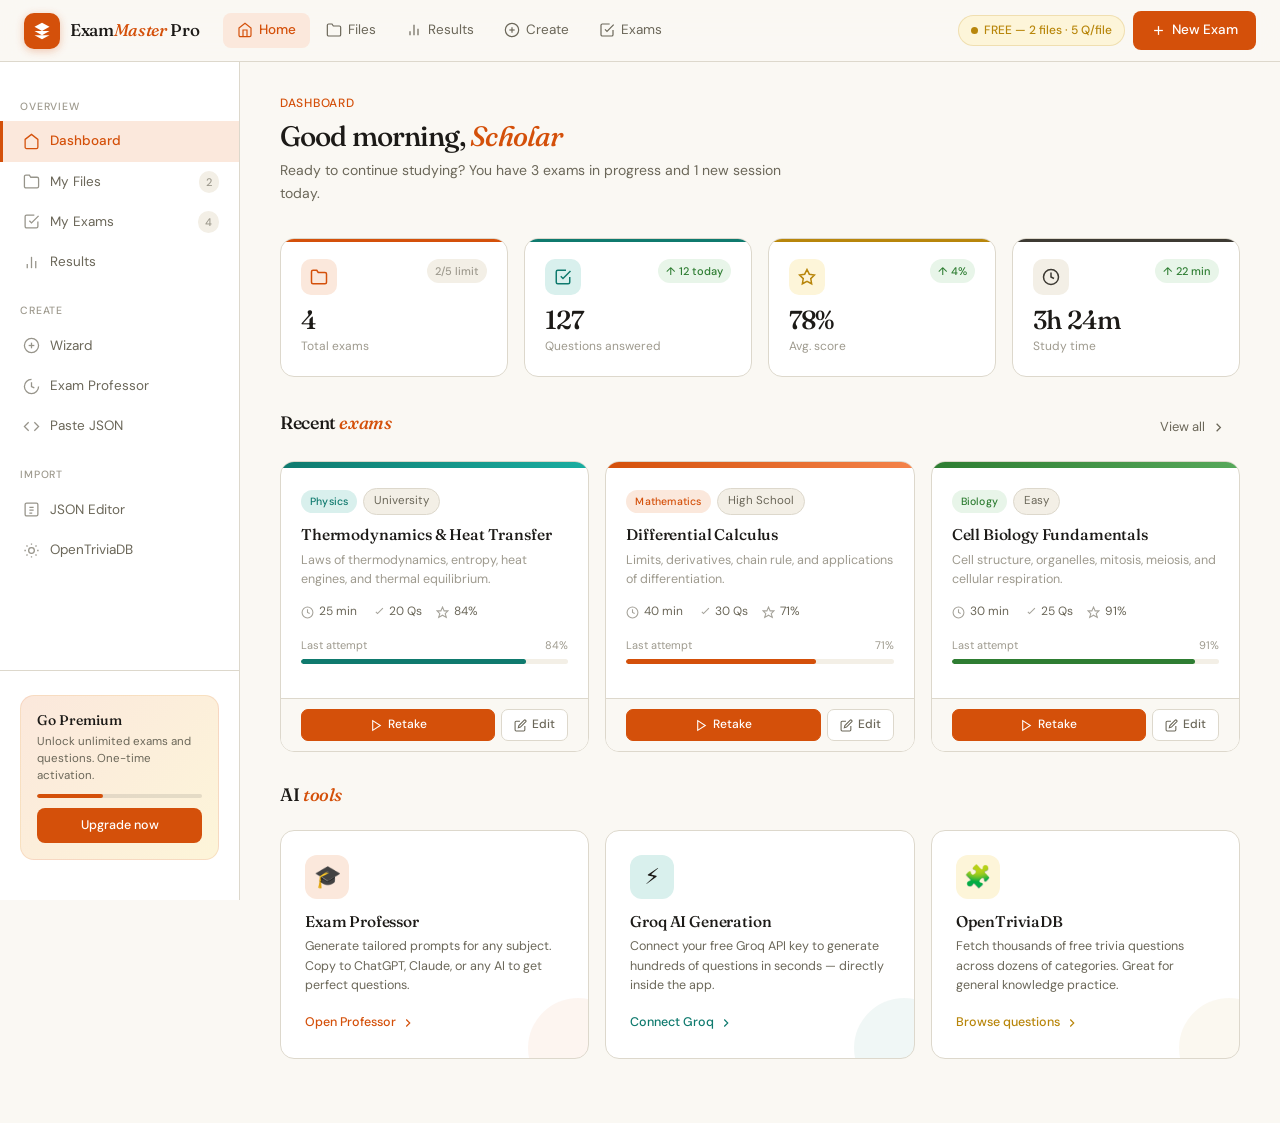
<file: chec.index.html>
<!DOCTYPE html>
<html lang="en">
<head>
<meta charset="UTF-8">
<meta name="viewport" content="width=device-width, initial-scale=1.0, user-scalable=yes, viewport-fit=cover">
<title>ExamMaster Pro</title>
<link rel="preconnect" href="https://fonts.googleapis.com">
<link rel="preconnect" href="https://fonts.gstatic.com" crossorigin>
<link href="https://fonts.googleapis.com/css2?family=Fraunces:ital,opsz,wght@0,9..144,300;0,9..144,500;0,9..144,600;1,9..144,400&family=DM+Sans:ital,opsz,wght@0,9..40,300;0,9..40,400;0,9..40,500;1,9..40,300&display=swap" rel="stylesheet">
<link rel="stylesheet" href="https://cdn.jsdelivr.net/npm/bootstrap@5.3.3/dist/css/bootstrap.min.css">
<style>
:root {
  --cream: #FAF8F3;
  --cream-2: #F3EFE6;
  --cream-3: #EAE4D8;
  --ink: #1C1A17;
  --ink-2: #3D3A33;
  --ink-3: #6B6759;
  --ink-4: #9E9A8E;
  --accent: #D4500A;
  --accent-light: #FBE8DC;
  --accent-mid: #F4A070;
  --teal: #0F7A6E;
  --teal-light: #D9F0ED;
  --gold: #B8860B;
  --gold-light: #FDF5D9;
  --border: #DDD8CC;
  --border-strong: #C8C2B4;
  --shadow-soft: 0 2px 16px rgba(28,26,23,0.06), 0 1px 4px rgba(28,26,23,0.04);
  --shadow-card: 0 4px 24px rgba(28,26,23,0.08), 0 1px 6px rgba(28,26,23,0.04);
  --shadow-lift: 0 8px 40px rgba(28,26,23,0.12), 0 2px 8px rgba(28,26,23,0.06);
  --radius-sm: 8px;
  --radius: 14px;
  --radius-lg: 20px;
  --font-display: 'Fraunces', Georgia, serif;
  --font-body: 'DM Sans', system-ui, sans-serif;
  --transition: 0.22s cubic-bezier(0.4, 0, 0.2, 1);
  --transition-spring: 0.38s cubic-bezier(0.34, 1.56, 0.64, 1);
}

*, *::before, *::after { box-sizing: border-box; margin: 0; padding: 0; }

html { scroll-behavior: smooth; }

body {
  font-family: var(--font-body);
  background-color: var(--cream);
  color: var(--ink);
  min-height: 100vh;
  font-size: 15px;
  line-height: 1.65;
  -webkit-font-smoothing: antialiased;
}

/* ─── ANIMATIONS ─── */
@keyframes fadeUp {
  from { opacity: 0; transform: translateY(18px); }
  to   { opacity: 1; transform: translateY(0); }
}
@keyframes fadeIn {
  from { opacity: 0; }
  to   { opacity: 1; }
}
@keyframes slideInRight {
  from { opacity: 0; transform: translateX(24px); }
  to   { opacity: 1; transform: translateX(0); }
}
@keyframes scaleIn {
  from { opacity: 0; transform: scale(0.94); }
  to   { opacity: 1; transform: scale(1); }
}
@keyframes pulse-ring {
  0% { box-shadow: 0 0 0 0 rgba(212, 80, 10, 0.25); }
  70% { box-shadow: 0 0 0 10px rgba(212, 80, 10, 0); }
  100% { box-shadow: 0 0 0 0 rgba(212, 80, 10, 0); }
}
@keyframes shimmer {
  0% { background-position: -200% center; }
  100% { background-position: 200% center; }
}
@keyframes countUp {
  from { transform: translateY(6px); opacity: 0; }
  to   { transform: translateY(0); opacity: 1; }
}
@keyframes spin {
  to { transform: rotate(360deg); }
}
@keyframes waveIn {
  0% { clip-path: inset(0 100% 0 0); }
  100% { clip-path: inset(0 0% 0 0); }
}
@keyframes notifSlide {
  from { transform: translateY(-12px) scale(0.96); opacity: 0; }
  to   { transform: translateY(0) scale(1); opacity: 1; }
}
@keyframes progressBar {
  from { width: 0%; }
}

.animate-fadeUp { animation: fadeUp 0.5s var(--transition) both; }
.animate-fadeIn { animation: fadeIn 0.4s ease both; }
.animate-scaleIn { animation: scaleIn 0.35s var(--transition) both; }

/* ─── TOPBAR ─── */
.topbar {
  position: sticky;
  top: 0;
  z-index: 100;
  background: rgba(250, 248, 243, 0.92);
  backdrop-filter: blur(16px);
  -webkit-backdrop-filter: blur(16px);
  border-bottom: 1px solid var(--border);
  padding: 0 1.5rem;
  height: 62px;
  display: flex;
  align-items: center;
  gap: 1.5rem;
}
.topbar-brand {
  display: flex;
  align-items: center;
  gap: 10px;
  text-decoration: none;
}
.brand-icon {
  width: 36px;
  height: 36px;
  background: var(--accent);
  border-radius: 10px;
  display: flex;
  align-items: center;
  justify-content: center;
  flex-shrink: 0;
  box-shadow: 0 2px 8px rgba(212,80,10,0.3);
  transition: transform var(--transition-spring);
}
.brand-icon:hover { transform: rotate(-8deg) scale(1.08); }
.brand-icon svg { width: 20px; height: 20px; fill: white; }
.brand-name {
  font-family: var(--font-display);
  font-weight: 500;
  font-size: 17px;
  color: var(--ink);
  letter-spacing: -0.02em;
}
.brand-name em {
  font-style: italic;
  color: var(--accent);
}

.topbar-nav {
  display: flex;
  align-items: center;
  gap: 2px;
  flex: 1;
}
.nav-item {
  display: flex;
  align-items: center;
  gap: 6px;
  padding: 6px 14px;
  border-radius: var(--radius-sm);
  border: none;
  background: transparent;
  color: var(--ink-3);
  font-family: var(--font-body);
  font-size: 13.5px;
  font-weight: 400;
  cursor: pointer;
  transition: all var(--transition);
  text-decoration: none;
  white-space: nowrap;
}
.nav-item svg { width: 16px; height: 16px; flex-shrink: 0; }
.nav-item:hover { background: var(--cream-2); color: var(--ink); }
.nav-item.active {
  background: var(--accent-light);
  color: var(--accent);
  font-weight: 500;
}

.topbar-actions {
  display: flex;
  align-items: center;
  gap: 8px;
  margin-left: auto;
}

/* ─── TIER BADGE ─── */
.tier-badge {
  display: flex;
  align-items: center;
  gap: 6px;
  padding: 5px 12px;
  border-radius: 99px;
  background: var(--gold-light);
  border: 1px solid rgba(184,134,11,0.2);
  font-size: 12px;
  font-weight: 500;
  color: var(--gold);
  cursor: pointer;
  transition: all var(--transition);
}
.tier-badge:hover { background: #FBF0C0; box-shadow: 0 2px 8px rgba(184,134,11,0.15); }
.tier-badge .dot {
  width: 7px;
  height: 7px;
  border-radius: 50%;
  background: var(--gold);
  animation: pulse-ring 2.5s infinite;
}

/* ─── BUTTONS ─── */
.btn-primary {
  display: inline-flex;
  align-items: center;
  gap: 6px;
  padding: 8px 18px;
  border-radius: var(--radius-sm);
  background: var(--accent);
  color: white;
  font-family: var(--font-body);
  font-size: 13.5px;
  font-weight: 500;
  border: none;
  cursor: pointer;
  transition: all var(--transition);
  text-decoration: none;
  white-space: nowrap;
}
.btn-primary:hover {
  background: #B8420A;
  transform: translateY(-1px);
  box-shadow: 0 4px 14px rgba(212,80,10,0.3);
  color: white;
}
.btn-primary:active { transform: translateY(0); }
.btn-primary svg { width: 15px; height: 15px; }

.btn-secondary {
  display: inline-flex;
  align-items: center;
  gap: 6px;
  padding: 8px 16px;
  border-radius: var(--radius-sm);
  background: white;
  color: var(--ink-2);
  font-family: var(--font-body);
  font-size: 13.5px;
  font-weight: 400;
  border: 1px solid var(--border-strong);
  cursor: pointer;
  transition: all var(--transition);
}
.btn-secondary:hover { background: var(--cream-2); border-color: var(--ink-4); transform: translateY(-1px); }
.btn-secondary svg { width: 15px; height: 15px; }

.btn-ghost {
  display: inline-flex;
  align-items: center;
  gap: 6px;
  padding: 7px 14px;
  border-radius: var(--radius-sm);
  background: transparent;
  color: var(--ink-3);
  font-family: var(--font-body);
  font-size: 13px;
  font-weight: 400;
  border: none;
  cursor: pointer;
  transition: all var(--transition);
}
.btn-ghost:hover { background: var(--cream-2); color: var(--ink); }
.btn-ghost svg { width: 15px; height: 15px; }

/* ─── MAIN LAYOUT ─── */
.main-layout {
  display: grid;
  grid-template-columns: 240px 1fr;
  min-height: calc(100vh - 62px);
}

/* ─── SIDEBAR ─── */
.sidebar {
  background: white;
  border-right: 1px solid var(--border);
  padding: 1.5rem 0;
  position: sticky;
  top: 62px;
  height: calc(100vh - 62px);
  overflow-y: auto;
  display: flex;
  flex-direction: column;
  gap: 0;
}
.sidebar-section-label {
  padding: 12px 20px 6px;
  font-size: 10.5px;
  font-weight: 500;
  letter-spacing: 0.08em;
  text-transform: uppercase;
  color: var(--ink-4);
}
.sidebar-item {
  display: flex;
  align-items: center;
  gap: 10px;
  padding: 9px 20px;
  color: var(--ink-3);
  font-size: 13.5px;
  cursor: pointer;
  transition: all var(--transition);
  border: none;
  background: none;
  width: 100%;
  text-align: left;
  border-left: 3px solid transparent;
  text-decoration: none;
}
.sidebar-item svg { width: 17px; height: 17px; flex-shrink: 0; opacity: 0.7; }
.sidebar-item:hover { background: var(--cream); color: var(--ink); }
.sidebar-item:hover svg { opacity: 1; }
.sidebar-item.active {
  background: var(--accent-light);
  color: var(--accent);
  font-weight: 500;
  border-left-color: var(--accent);
}
.sidebar-item.active svg { opacity: 1; }

.sidebar-count {
  margin-left: auto;
  background: var(--cream-2);
  color: var(--ink-4);
  font-size: 11px;
  font-weight: 500;
  padding: 2px 7px;
  border-radius: 99px;
}
.sidebar-item.active .sidebar-count {
  background: rgba(212,80,10,0.12);
  color: var(--accent);
}

.sidebar-footer {
  margin-top: auto;
  padding: 1.5rem 1.25rem 1rem;
  border-top: 1px solid var(--border);
}
.upgrade-card {
  background: linear-gradient(135deg, var(--accent-light) 0%, var(--gold-light) 100%);
  border: 1px solid rgba(212,80,10,0.12);
  border-radius: var(--radius);
  padding: 1rem;
}
.upgrade-card h4 {
  font-family: var(--font-display);
  font-size: 14px;
  font-weight: 500;
  color: var(--ink);
  margin-bottom: 4px;
}
.upgrade-card p {
  font-size: 11.5px;
  color: var(--ink-3);
  margin-bottom: 10px;
  line-height: 1.5;
}
.upgrade-progress {
  height: 4px;
  background: rgba(28,26,23,0.1);
  border-radius: 99px;
  margin-bottom: 10px;
  overflow: hidden;
}
.upgrade-progress-fill {
  height: 100%;
  background: var(--accent);
  border-radius: 99px;
  animation: progressBar 1s ease 0.5s both;
  width: 40%;
}

/* ─── CONTENT ─── */
.content-area {
  padding: 2rem 2.5rem;
  min-width: 0;
}

/* ─── PAGE HEADER ─── */
.page-header {
  margin-bottom: 2rem;
  animation: fadeUp 0.5s ease both;
}
.page-header-eyebrow {
  font-size: 12px;
  font-weight: 500;
  letter-spacing: 0.06em;
  text-transform: uppercase;
  color: var(--accent);
  margin-bottom: 6px;
}
.page-header h1 {
  font-family: var(--font-display);
  font-size: 28px;
  font-weight: 500;
  color: var(--ink);
  letter-spacing: -0.03em;
  line-height: 1.2;
  margin-bottom: 6px;
}
.page-header h1 em { font-style: italic; color: var(--accent); }
.page-header p {
  font-size: 14px;
  color: var(--ink-3);
  max-width: 520px;
}

/* ─── STATS ROW ─── */
.stats-row {
  display: grid;
  grid-template-columns: repeat(4, 1fr);
  gap: 1rem;
  margin-bottom: 2rem;
}
.stat-card {
  background: white;
  border: 1px solid var(--border);
  border-radius: var(--radius);
  padding: 1.25rem;
  position: relative;
  overflow: hidden;
  transition: all var(--transition);
  animation: fadeUp 0.5s ease both;
}
.stat-card:nth-child(1) { animation-delay: 0.05s; }
.stat-card:nth-child(2) { animation-delay: 0.1s; }
.stat-card:nth-child(3) { animation-delay: 0.15s; }
.stat-card:nth-child(4) { animation-delay: 0.2s; }
.stat-card:hover { box-shadow: var(--shadow-card); transform: translateY(-2px); border-color: var(--border-strong); }
.stat-card::before {
  content: '';
  position: absolute;
  top: 0; left: 0; right: 0;
  height: 3px;
  border-radius: var(--radius) var(--radius) 0 0;
}
.stat-card.orange::before { background: var(--accent); }
.stat-card.teal::before { background: var(--teal); }
.stat-card.gold::before { background: var(--gold); }
.stat-card.ink::before { background: var(--ink-2); }

.stat-icon {
  width: 36px;
  height: 36px;
  border-radius: 10px;
  display: flex;
  align-items: center;
  justify-content: center;
  margin-bottom: 12px;
}
.stat-icon.orange { background: var(--accent-light); color: var(--accent); }
.stat-icon.teal { background: var(--teal-light); color: var(--teal); }
.stat-icon.gold { background: var(--gold-light); color: var(--gold); }
.stat-icon.ink { background: var(--cream-2); color: var(--ink-2); }
.stat-icon svg { width: 18px; height: 18px; }

.stat-value {
  font-family: var(--font-display);
  font-size: 26px;
  font-weight: 500;
  color: var(--ink);
  letter-spacing: -0.03em;
  line-height: 1;
  margin-bottom: 4px;
  animation: countUp 0.5s ease both;
  animation-delay: 0.4s;
}
.stat-label {
  font-size: 12px;
  color: var(--ink-4);
  font-weight: 400;
}
.stat-trend {
  position: absolute;
  top: 1.25rem;
  right: 1.25rem;
  font-size: 11px;
  font-weight: 500;
  padding: 3px 8px;
  border-radius: 99px;
}
.stat-trend.up { background: #E8F5E9; color: #2E7D32; }
.stat-trend.neutral { background: var(--cream-2); color: var(--ink-4); }

/* ─── SECTION HEADING ─── */
.section-heading {
  display: flex;
  align-items: center;
  justify-content: space-between;
  margin-bottom: 1rem;
}
.section-heading h2 {
  font-family: var(--font-display);
  font-size: 18px;
  font-weight: 500;
  color: var(--ink);
  letter-spacing: -0.02em;
}
.section-heading h2 em { font-style: italic; color: var(--accent); }

/* ─── EXAM CARDS GRID ─── */
.exam-grid {
  display: grid;
  grid-template-columns: repeat(auto-fill, minmax(280px, 1fr));
  gap: 1rem;
  margin-bottom: 2rem;
}

.exam-card {
  background: white;
  border: 1px solid var(--border);
  border-radius: var(--radius);
  overflow: hidden;
  cursor: pointer;
  transition: all var(--transition);
  animation: fadeUp 0.5s ease both;
  position: relative;
}
.exam-card:nth-child(1) { animation-delay: 0.08s; }
.exam-card:nth-child(2) { animation-delay: 0.14s; }
.exam-card:nth-child(3) { animation-delay: 0.2s; }
.exam-card:hover {
  box-shadow: var(--shadow-lift);
  transform: translateY(-3px);
  border-color: var(--border-strong);
}

.exam-card-banner {
  height: 6px;
}
.exam-card-banner.physics { background: linear-gradient(90deg, #0F7A6E, #1AADA0); }
.exam-card-banner.math { background: linear-gradient(90deg, var(--accent), #F4834A); }
.exam-card-banner.bio { background: linear-gradient(90deg, #2E7D32, #56A85A); }
.exam-card-banner.cs { background: linear-gradient(90deg, #1565C0, #42A5F5); }

.exam-card-body { padding: 1.25rem; }

.exam-card-meta {
  display: flex;
  align-items: center;
  gap: 6px;
  margin-bottom: 10px;
}
.exam-badge {
  font-size: 10.5px;
  font-weight: 500;
  padding: 3px 9px;
  border-radius: 99px;
  letter-spacing: 0.02em;
}
.exam-badge.physics { background: var(--teal-light); color: var(--teal); }
.exam-badge.math { background: var(--accent-light); color: var(--accent); }
.exam-badge.bio { background: #E8F5E9; color: #2E7D32; }
.exam-badge.cs { background: #E3F2FD; color: #1565C0; }

.exam-card-title {
  font-family: var(--font-display);
  font-size: 15.5px;
  font-weight: 500;
  color: var(--ink);
  margin-bottom: 6px;
  letter-spacing: -0.01em;
  line-height: 1.3;
}
.exam-card-desc {
  font-size: 12.5px;
  color: var(--ink-4);
  line-height: 1.5;
  margin-bottom: 14px;
}

.exam-card-stats {
  display: flex;
  gap: 14px;
  margin-bottom: 14px;
}
.exam-stat {
  display: flex;
  align-items: center;
  gap: 5px;
  font-size: 12px;
  color: var(--ink-3);
}
.exam-stat svg { width: 13px; height: 13px; opacity: 0.6; }

.exam-progress-wrap {
  margin-bottom: 14px;
}
.exam-progress-label {
  display: flex;
  justify-content: space-between;
  font-size: 11px;
  color: var(--ink-4);
  margin-bottom: 5px;
}
.exam-progress-bar {
  height: 5px;
  background: var(--cream-2);
  border-radius: 99px;
  overflow: hidden;
}
.exam-progress-fill {
  height: 100%;
  border-radius: 99px;
  transition: width 1s ease;
}
.exam-progress-fill.physics { background: var(--teal); }
.exam-progress-fill.math { background: var(--accent); }
.exam-progress-fill.bio { background: #2E7D32; }
.exam-progress-fill.cs { background: #1565C0; }

.exam-card-actions {
  display: flex;
  gap: 6px;
  padding: 10px 1.25rem;
  border-top: 1px solid var(--border);
  background: var(--cream);
}
.exam-action-btn {
  display: inline-flex;
  align-items: center;
  gap: 5px;
  padding: 5px 12px;
  border-radius: 7px;
  font-size: 12px;
  font-weight: 500;
  cursor: pointer;
  transition: all var(--transition);
  border: 1px solid transparent;
}
.exam-action-btn.start {
  background: var(--accent);
  color: white;
  border-color: var(--accent);
  flex: 1;
  justify-content: center;
}
.exam-action-btn.start:hover { background: #B8420A; box-shadow: 0 3px 10px rgba(212,80,10,0.25); }
.exam-action-btn.edit {
  background: white;
  color: var(--ink-3);
  border-color: var(--border);
}
.exam-action-btn.edit:hover { background: var(--cream-2); color: var(--ink); }
.exam-action-btn svg { width: 13px; height: 13px; }

/* ─── AI FEATURES SECTION ─── */
.ai-section {
  margin-bottom: 2rem;
}
.ai-grid {
  display: grid;
  grid-template-columns: repeat(3, 1fr);
  gap: 1rem;
}
.ai-card {
  background: white;
  border: 1px solid var(--border);
  border-radius: var(--radius);
  padding: 1.5rem;
  cursor: pointer;
  transition: all var(--transition);
  animation: fadeUp 0.5s ease both;
  position: relative;
  overflow: hidden;
}
.ai-card:nth-child(1) { animation-delay: 0.1s; }
.ai-card:nth-child(2) { animation-delay: 0.16s; }
.ai-card:nth-child(3) { animation-delay: 0.22s; }
.ai-card:hover {
  box-shadow: var(--shadow-card);
  transform: translateY(-2px);
  border-color: var(--border-strong);
}
.ai-card::after {
  content: '';
  position: absolute;
  bottom: -40px; right: -40px;
  width: 100px; height: 100px;
  border-radius: 50%;
  opacity: 0.06;
  transition: all 0.4s ease;
}
.ai-card.professor::after { background: var(--accent); }
.ai-card.groq::after { background: var(--teal); }
.ai-card.trivia::after { background: var(--gold); }
.ai-card:hover::after { transform: scale(1.5); opacity: 0.1; }

.ai-card-icon {
  width: 44px;
  height: 44px;
  border-radius: 12px;
  display: flex;
  align-items: center;
  justify-content: center;
  margin-bottom: 14px;
  font-size: 22px;
}
.ai-card.professor .ai-card-icon { background: var(--accent-light); }
.ai-card.groq .ai-card-icon { background: var(--teal-light); }
.ai-card.trivia .ai-card-icon { background: var(--gold-light); }

.ai-card h3 {
  font-family: var(--font-display);
  font-size: 15.5px;
  font-weight: 500;
  color: var(--ink);
  margin-bottom: 6px;
  letter-spacing: -0.01em;
}
.ai-card p {
  font-size: 12.5px;
  color: var(--ink-3);
  line-height: 1.55;
  margin-bottom: 14px;
}
.ai-card-link {
  display: inline-flex;
  align-items: center;
  gap: 5px;
  font-size: 12.5px;
  font-weight: 500;
  color: var(--accent);
  text-decoration: none;
  transition: gap var(--transition);
  cursor: pointer;
}
.ai-card.groq .ai-card-link { color: var(--teal); }
.ai-card.trivia .ai-card-link { color: var(--gold); }
.ai-card-link:hover { gap: 8px; }
.ai-card-link svg { width: 14px; height: 14px; }

/* ─── QUICK CREATE ─── */
.quick-create {
  background: white;
  border: 1px solid var(--border);
  border-radius: var(--radius-lg);
  overflow: hidden;
  margin-bottom: 2rem;
  animation: fadeUp 0.5s ease 0.25s both;
}
.quick-create-header {
  background: linear-gradient(135deg, var(--ink) 0%, var(--ink-2) 100%);
  padding: 1.5rem 2rem;
  display: flex;
  align-items: center;
  justify-content: space-between;
}
.quick-create-header h2 {
  font-family: var(--font-display);
  font-size: 20px;
  font-weight: 500;
  color: white;
  letter-spacing: -0.02em;
}
.quick-create-header h2 em { font-style: italic; color: var(--accent-mid); }
.quick-create-header p { font-size: 13px; color: rgba(255,255,255,0.55); margin-top: 4px; }

.wizard-steps {
  display: flex;
  align-items: center;
  gap: 0;
  padding: 0 2rem;
  background: var(--cream);
  border-bottom: 1px solid var(--border);
}
.wizard-step {
  display: flex;
  align-items: center;
  gap: 8px;
  padding: 14px 16px 14px 0;
  font-size: 12.5px;
  color: var(--ink-4);
  position: relative;
  transition: color var(--transition);
}
.wizard-step.active { color: var(--accent); font-weight: 500; }
.wizard-step.done { color: var(--teal); }
.wizard-step-num {
  width: 24px;
  height: 24px;
  border-radius: 50%;
  border: 1.5px solid currentColor;
  display: flex;
  align-items: center;
  justify-content: center;
  font-size: 11px;
  font-weight: 500;
  flex-shrink: 0;
  transition: all var(--transition);
}
.wizard-step.active .wizard-step-num {
  background: var(--accent);
  border-color: var(--accent);
  color: white;
}
.wizard-step.done .wizard-step-num {
  background: var(--teal);
  border-color: var(--teal);
  color: white;
}
.wizard-sep {
  flex: 1;
  height: 1px;
  background: var(--border);
  margin: 0 8px;
}

.quick-create-body { padding: 1.5rem 2rem 2rem; }

.form-grid { display: grid; grid-template-columns: 1fr 1fr; gap: 1rem; }
.form-group { display: flex; flex-direction: column; gap: 6px; }
.form-group.full { grid-column: 1 / -1; }
.form-label { font-size: 12.5px; font-weight: 500; color: var(--ink-2); }
.form-input {
  padding: 9px 13px;
  border-radius: var(--radius-sm);
  border: 1px solid var(--border);
  background: var(--cream);
  font-family: var(--font-body);
  font-size: 13.5px;
  color: var(--ink);
  transition: all var(--transition);
  outline: none;
}
.form-input:focus {
  border-color: var(--accent);
  background: white;
  box-shadow: 0 0 0 3px rgba(212,80,10,0.08);
}
.form-input::placeholder { color: var(--ink-4); }
.form-select {
  padding: 9px 13px;
  border-radius: var(--radius-sm);
  border: 1px solid var(--border);
  background: var(--cream);
  font-family: var(--font-body);
  font-size: 13.5px;
  color: var(--ink);
  cursor: pointer;
  outline: none;
  transition: all var(--transition);
}
.form-select:focus { border-color: var(--accent); box-shadow: 0 0 0 3px rgba(212,80,10,0.08); }

/* ─── MODAL ─── */
.modal-overlay {
  position: fixed;
  inset: 0;
  background: rgba(28,26,23,0.5);
  backdrop-filter: blur(4px);
  z-index: 1000;
  display: none;
  align-items: center;
  justify-content: center;
  padding: 1rem;
}
.modal-overlay.open {
  display: flex;
  animation: fadeIn 0.2s ease both;
}
.modal {
  background: white;
  border-radius: var(--radius-lg);
  width: 100%;
  max-width: 640px;
  max-height: 90vh;
  overflow-y: auto;
  box-shadow: var(--shadow-lift), 0 0 0 1px rgba(28,26,23,0.06);
  animation: scaleIn 0.3s var(--transition-spring) both;
}
.modal-header {
  padding: 1.5rem 2rem 1rem;
  border-bottom: 1px solid var(--border);
  display: flex;
  align-items: flex-start;
  justify-content: space-between;
  gap: 1rem;
}
.modal-header h2 {
  font-family: var(--font-display);
  font-size: 20px;
  font-weight: 500;
  color: var(--ink);
  letter-spacing: -0.02em;
}
.modal-header p { font-size: 13px; color: var(--ink-3); margin-top: 3px; }
.modal-close {
  width: 32px;
  height: 32px;
  border-radius: 8px;
  border: 1px solid var(--border);
  background: white;
  cursor: pointer;
  display: flex;
  align-items: center;
  justify-content: center;
  color: var(--ink-3);
  flex-shrink: 0;
  transition: all var(--transition);
}
.modal-close:hover { background: var(--cream); color: var(--ink); }
.modal-close svg { width: 16px; height: 16px; }
.modal-body { padding: 1.5rem 2rem; }
.modal-footer {
  padding: 1rem 2rem 1.5rem;
  display: flex;
  justify-content: flex-end;
  gap: 8px;
  border-top: 1px solid var(--border);
  background: var(--cream);
  border-radius: 0 0 var(--radius-lg) var(--radius-lg);
}

/* ─── EXAM ACTIVE UI ─── */
.exam-ui {
  background: white;
  border: 1px solid var(--border);
  border-radius: var(--radius-lg);
  overflow: hidden;
  margin-bottom: 2rem;
}
.exam-ui-header {
  background: var(--ink);
  padding: 1rem 1.5rem;
  display: flex;
  align-items: center;
  justify-content: space-between;
}
.exam-ui-title {
  font-family: var(--font-display);
  font-size: 16px;
  font-weight: 400;
  font-style: italic;
  color: white;
}
.exam-timer {
  display: flex;
  align-items: center;
  gap: 8px;
  background: rgba(255,255,255,0.1);
  border-radius: 8px;
  padding: 6px 14px;
}
.exam-timer svg { width: 15px; height: 15px; color: var(--accent-mid); }
.exam-timer span {
  font-family: var(--font-display);
  font-size: 18px;
  font-weight: 300;
  color: white;
  letter-spacing: 0.05em;
}
.exam-progress-header {
  padding: 12px 1.5rem;
  background: var(--cream);
  border-bottom: 1px solid var(--border);
  display: flex;
  align-items: center;
  gap: 1rem;
}
.exam-q-counter {
  font-size: 12px;
  color: var(--ink-4);
  white-space: nowrap;
}
.exam-progress-track {
  flex: 1;
  height: 6px;
  background: var(--cream-2);
  border-radius: 99px;
  overflow: hidden;
}
.exam-progress-indicator {
  height: 100%;
  background: linear-gradient(90deg, var(--accent), var(--accent-mid));
  border-radius: 99px;
  transition: width 0.4s ease;
}
.exam-body { padding: 2rem; }
.exam-question-text {
  font-family: var(--font-display);
  font-size: 20px;
  font-weight: 400;
  color: var(--ink);
  letter-spacing: -0.01em;
  line-height: 1.4;
  margin-bottom: 1.5rem;
}
.answer-options { display: flex; flex-direction: column; gap: 10px; }
.answer-option {
  display: flex;
  align-items: flex-start;
  gap: 14px;
  padding: 14px 16px;
  border: 1.5px solid var(--border);
  border-radius: var(--radius);
  cursor: pointer;
  transition: all var(--transition);
  background: white;
}
.answer-option:hover { border-color: var(--accent); background: var(--accent-light); }
.answer-option.selected { border-color: var(--accent); background: var(--accent-light); }
.answer-option.correct { border-color: var(--teal); background: var(--teal-light); }
.answer-option.wrong { border-color: #C62828; background: #FFEBEE; }
.option-letter {
  width: 28px;
  height: 28px;
  border-radius: 8px;
  background: var(--cream-2);
  display: flex;
  align-items: center;
  justify-content: center;
  font-size: 12.5px;
  font-weight: 500;
  color: var(--ink-3);
  flex-shrink: 0;
  transition: all var(--transition);
}
.answer-option:hover .option-letter,
.answer-option.selected .option-letter { background: var(--accent); color: white; }
.answer-option.correct .option-letter { background: var(--teal); color: white; }
.answer-option.wrong .option-letter { background: #C62828; color: white; }
.option-text { font-size: 14px; color: var(--ink); line-height: 1.5; padding-top: 3px; }

.exam-nav {
  padding: 1rem 2rem 1.5rem;
  display: flex;
  align-items: center;
  justify-content: space-between;
  border-top: 1px solid var(--border);
}

/* ─── NOTIFICATIONS ─── */
.notification-area {
  position: fixed;
  top: 80px;
  right: 1.5rem;
  z-index: 2000;
  display: flex;
  flex-direction: column;
  gap: 8px;
  pointer-events: none;
}
.notification {
  pointer-events: all;
  display: flex;
  align-items: flex-start;
  gap: 10px;
  background: white;
  border: 1px solid var(--border);
  border-radius: var(--radius);
  padding: 12px 14px;
  box-shadow: var(--shadow-card);
  width: 300px;
  animation: notifSlide 0.35s var(--transition-spring) both;
}
.notification.success { border-left: 3px solid var(--teal); }
.notification.warning { border-left: 3px solid var(--gold); }
.notification.error { border-left: 3px solid var(--accent); }
.notif-icon {
  width: 28px;
  height: 28px;
  border-radius: 8px;
  display: flex;
  align-items: center;
  justify-content: center;
  flex-shrink: 0;
}
.notification.success .notif-icon { background: var(--teal-light); color: var(--teal); }
.notification.warning .notif-icon { background: var(--gold-light); color: var(--gold); }
.notification.error .notif-icon { background: var(--accent-light); color: var(--accent); }
.notif-icon svg { width: 14px; height: 14px; }
.notif-content { flex: 1; min-width: 0; }
.notif-title { font-size: 13px; font-weight: 500; color: var(--ink); margin-bottom: 2px; }
.notif-msg { font-size: 11.5px; color: var(--ink-3); line-height: 1.4; }
.notif-close {
  background: none;
  border: none;
  cursor: pointer;
  color: var(--ink-4);
  padding: 0;
  flex-shrink: 0;
  transition: color var(--transition);
}
.notif-close:hover { color: var(--ink); }
.notif-close svg { width: 14px; height: 14px; }

/* ─── PROFESSOR MODAL ─── */
.professor-modal .settings-grid {
  display: grid;
  grid-template-columns: 1fr 1fr;
  gap: 1rem;
  margin-bottom: 1.5rem;
}
.radio-group { display: flex; flex-direction: column; gap: 6px; }
.radio-option {
  display: flex;
  align-items: center;
  gap: 8px;
  padding: 9px 12px;
  border: 1px solid var(--border);
  border-radius: var(--radius-sm);
  cursor: pointer;
  transition: all var(--transition);
  font-size: 13px;
  color: var(--ink-2);
}
.radio-option:hover { border-color: var(--accent); background: var(--accent-light); }
.radio-option input { accent-color: var(--accent); }

.diff-slider-wrap { margin-bottom: 1rem; }
.diff-slider-labels { display: flex; justify-content: space-between; font-size: 11px; color: var(--ink-4); margin-top: 4px; }
input[type=range] {
  -webkit-appearance: none;
  width: 100%;
  height: 4px;
  border-radius: 99px;
  background: var(--cream-3);
  outline: none;
}
input[type=range]::-webkit-slider-thumb {
  -webkit-appearance: none;
  width: 18px;
  height: 18px;
  border-radius: 50%;
  background: var(--accent);
  cursor: pointer;
  box-shadow: 0 1px 4px rgba(212,80,10,0.3);
  transition: transform 0.15s ease;
}
input[type=range]::-webkit-slider-thumb:hover { transform: scale(1.15); }

.prompt-output {
  background: var(--ink);
  border-radius: var(--radius);
  padding: 1.25rem;
  color: rgba(255,255,255,0.85);
  font-family: 'DM Mono', monospace;
  font-size: 12px;
  line-height: 1.7;
  margin-top: 1rem;
  position: relative;
  min-height: 80px;
}
.prompt-output .copy-btn {
  position: absolute;
  top: 10px;
  right: 10px;
  background: rgba(255,255,255,0.1);
  border: 1px solid rgba(255,255,255,0.15);
  color: rgba(255,255,255,0.7);
  border-radius: 6px;
  padding: 5px 10px;
  font-size: 11px;
  cursor: pointer;
  transition: all var(--transition);
  font-family: var(--font-body);
}
.prompt-output .copy-btn:hover { background: rgba(255,255,255,0.18); color: white; }

/* ─── JSON PASTE MODAL ─── */
.json-textarea {
  width: 100%;
  min-height: 200px;
  padding: 12px;
  border: 1px solid var(--border);
  border-radius: var(--radius-sm);
  background: var(--ink);
  color: rgba(255,255,255,0.85);
  font-family: 'DM Mono', monospace;
  font-size: 12.5px;
  line-height: 1.7;
  outline: none;
  resize: vertical;
  transition: border-color var(--transition);
}
.json-textarea:focus { border-color: var(--accent); }
.json-textarea::placeholder { color: rgba(255,255,255,0.25); }

.json-toolbar {
  display: flex;
  align-items: center;
  justify-content: space-between;
  padding: 8px 12px;
  background: var(--cream);
  border: 1px solid var(--border);
  border-radius: var(--radius-sm) var(--radius-sm) 0 0;
  border-bottom: none;
  font-size: 11.5px;
  color: var(--ink-4);
}
.json-toolbar-actions { display: flex; gap: 4px; }
.json-toolbar-btn {
  padding: 4px 10px;
  border-radius: 5px;
  background: white;
  border: 1px solid var(--border);
  font-size: 11px;
  cursor: pointer;
  color: var(--ink-3);
  transition: all var(--transition);
}
.json-toolbar-btn:hover { background: var(--cream-2); color: var(--ink); }

.json-status {
  display: flex;
  align-items: center;
  gap: 6px;
  padding: 8px 12px;
  background: var(--cream);
  border: 1px solid var(--border);
  border-top: none;
  border-radius: 0 0 var(--radius-sm) var(--radius-sm);
  font-size: 11.5px;
  color: var(--ink-4);
}
.json-status.valid { color: var(--teal); }
.json-status.error-state { color: #C62828; }
.json-status svg { width: 13px; height: 13px; }

/* ─── LOADING ─── */
.loading-spinner {
  width: 24px; height: 24px;
  border: 2px solid var(--cream-3);
  border-top-color: var(--accent);
  border-radius: 50%;
  animation: spin 0.7s linear infinite;
  display: inline-block;
}

/* ─── EMPTY STATE ─── */
.empty-state {
  text-align: center;
  padding: 3rem 2rem;
  color: var(--ink-4);
}
.empty-state-icon { font-size: 48px; margin-bottom: 1rem; display: block; }
.empty-state h3 {
  font-family: var(--font-display);
  font-size: 18px;
  font-weight: 500;
  color: var(--ink-2);
  margin-bottom: 6px;
}
.empty-state p { font-size: 13.5px; color: var(--ink-4); margin-bottom: 1.5rem; }

/* ─── RESULTS PAGE ─── */
.result-header {
  text-align: center;
  padding: 2.5rem 2rem;
  background: linear-gradient(135deg, var(--ink) 0%, var(--ink-2) 100%);
  border-radius: var(--radius-lg) var(--radius-lg) 0 0;
}
.result-score-ring {
  width: 120px;
  height: 120px;
  margin: 0 auto 1rem;
  position: relative;
}
.result-score-ring svg { transform: rotate(-90deg); }
.result-score-num {
  position: absolute;
  inset: 0;
  display: flex;
  flex-direction: column;
  align-items: center;
  justify-content: center;
}
.result-score-num strong {
  font-family: var(--font-display);
  font-size: 30px;
  font-weight: 500;
  color: white;
  letter-spacing: -0.03em;
}
.result-score-num span { font-size: 11px; color: rgba(255,255,255,0.5); }
.result-title {
  font-family: var(--font-display);
  font-size: 22px;
  font-weight: 400;
  font-style: italic;
  color: white;
  margin-bottom: 6px;
}
.result-subtitle { font-size: 13px; color: rgba(255,255,255,0.5); }

/* ─── TAGS / CHIPS ─── */
.tag {
  display: inline-flex;
  align-items: center;
  gap: 4px;
  padding: 3px 10px;
  border-radius: 99px;
  font-size: 11.5px;
  font-weight: 400;
}
.tag.cream { background: var(--cream-2); color: var(--ink-3); border: 1px solid var(--border); }
.tag.accent { background: var(--accent-light); color: var(--accent); }
.tag.teal { background: var(--teal-light); color: var(--teal); }

/* ─── RESPONSIVE ─── */
@media (max-width: 1100px) {
  .stats-row { grid-template-columns: repeat(2, 1fr); }
  .ai-grid { grid-template-columns: 1fr 1fr; }
}
@media (max-width: 900px) {
  .main-layout { grid-template-columns: 1fr; }
  .sidebar { display: none; }
  .content-area { padding: 1.5rem; }
  .topbar { padding: 0 1rem; }
  .ai-grid { grid-template-columns: 1fr; }
  .form-grid { grid-template-columns: 1fr; }
}
@media (max-width: 600px) {
  .stats-row { grid-template-columns: 1fr 1fr; }
  .exam-grid { grid-template-columns: 1fr; }
  .topbar-nav { display: none; }
}

/* ─── SCROLLBAR ─── */
::-webkit-scrollbar { width: 6px; height: 6px; }
::-webkit-scrollbar-track { background: transparent; }
::-webkit-scrollbar-thumb { background: var(--cream-3); border-radius: 99px; }
::-webkit-scrollbar-thumb:hover { background: var(--border-strong); }

/* ─── PAGE TRANSITIONS ─── */
.page { display: none; }
.page.active { display: block; animation: fadeIn 0.3s ease both; }

/* ─── TABS ─── */
.tab-bar {
  display: flex;
  gap: 2px;
  border-bottom: 1px solid var(--border);
  margin-bottom: 1.5rem;
  overflow-x: auto;
}
.tab-btn {
  padding: 10px 16px;
  border: none;
  background: transparent;
  font-family: var(--font-body);
  font-size: 13.5px;
  color: var(--ink-4);
  cursor: pointer;
  border-bottom: 2px solid transparent;
  margin-bottom: -1px;
  transition: all var(--transition);
  white-space: nowrap;
}
.tab-btn:hover { color: var(--ink); }
.tab-btn.active { color: var(--accent); border-bottom-color: var(--accent); font-weight: 500; }

/* ─── TOGGLE SWITCH ─── */
.toggle-wrap {
  display: flex;
  align-items: center;
  gap: 8px;
  font-size: 13px;
  color: var(--ink-2);
  cursor: pointer;
}
.toggle {
  width: 38px;
  height: 22px;
  background: var(--cream-3);
  border-radius: 99px;
  position: relative;
  transition: background var(--transition);
}
.toggle.on { background: var(--accent); }
.toggle::after {
  content: '';
  position: absolute;
  top: 3px;
  left: 3px;
  width: 16px;
  height: 16px;
  background: white;
  border-radius: 50%;
  transition: transform var(--transition-spring);
  box-shadow: 0 1px 4px rgba(0,0,0,0.15);
}
.toggle.on::after { transform: translateX(16px); }
</style>
</head>
<body>

<!-- NOTIFICATION AREA -->
<div class="notification-area" id="notifArea"></div>

<!-- TOP BAR -->
<header class="topbar">
  <a class="topbar-brand" href="#" onclick="showPage('home')">
    <div class="brand-icon">
      <svg viewBox="0 0 24 24"><path d="M12 2L3 7l9 5 9-5-9-5zM3 12l9 5 9-5M3 17l9 5 9-5"/></svg>
    </div>
    <span class="brand-name">Exam<em>Master</em> Pro</span>
  </a>

  <nav class="topbar-nav">
    <button class="nav-item active" id="topNav-home" onclick="showPage('home')">
      <svg viewBox="0 0 24 24" fill="none" stroke="currentColor" stroke-width="1.8"><path d="M3 9l9-7 9 7v11a2 2 0 01-2 2H5a2 2 0 01-2-2z"/><polyline points="9,22 9,12 15,12 15,22"/></svg>
      Home
    </button>
    <button class="nav-item" id="topNav-files" onclick="showPage('files')">
      <svg viewBox="0 0 24 24" fill="none" stroke="currentColor" stroke-width="1.8"><path d="M22 19a2 2 0 01-2 2H4a2 2 0 01-2-2V5a2 2 0 012-2h5l2 3h9a2 2 0 012 2z"/></svg>
      Files
    </button>
    <button class="nav-item" id="topNav-results" onclick="showPage('results')">
      <svg viewBox="0 0 24 24" fill="none" stroke="currentColor" stroke-width="1.8"><line x1="18" y1="20" x2="18" y2="10"/><line x1="12" y1="20" x2="12" y2="4"/><line x1="6" y1="20" x2="6" y2="14"/></svg>
      Results
    </button>
    <button class="nav-item" id="topNav-create" onclick="showPage('create')">
      <svg viewBox="0 0 24 24" fill="none" stroke="currentColor" stroke-width="1.8"><circle cx="12" cy="12" r="10"/><line x1="12" y1="8" x2="12" y2="16"/><line x1="8" y1="12" x2="16" y2="12"/></svg>
      Create
    </button>
    <button class="nav-item" id="topNav-exams" onclick="showPage('exams')">
      <svg viewBox="0 0 24 24" fill="none" stroke="currentColor" stroke-width="1.8"><path d="M9 11l3 3L22 4"/><path d="M21 12v7a2 2 0 01-2 2H5a2 2 0 01-2-2V5a2 2 0 012-2h11"/></svg>
      Exams
    </button>
  </nav>

  <div class="topbar-actions">
    <div class="tier-badge" onclick="showNotif('Upgrade to unlock unlimited exams!', 'Upgrade available', 'warning')">
      <span class="dot"></span>
      FREE — 2 files · 5 Q/file
    </div>
    <button class="btn-primary" onclick="showPage('create')">
      <svg viewBox="0 0 24 24" fill="none" stroke="currentColor" stroke-width="2"><line x1="12" y1="5" x2="12" y2="19"/><line x1="5" y1="12" x2="19" y2="12"/></svg>
      New Exam
    </button>
  </div>
</header>

<div class="main-layout">
  <!-- SIDEBAR -->
  <aside class="sidebar">
    <div class="sidebar-section-label">Overview</div>
    <button class="sidebar-item active" onclick="showPage('home')">
      <svg viewBox="0 0 24 24" fill="none" stroke="currentColor" stroke-width="1.8"><path d="M3 9l9-7 9 7v11a2 2 0 01-2 2H5a2 2 0 01-2-2z"/></svg>
      Dashboard
    </button>
    <button class="sidebar-item" onclick="showPage('files')">
      <svg viewBox="0 0 24 24" fill="none" stroke="currentColor" stroke-width="1.8"><path d="M22 19a2 2 0 01-2 2H4a2 2 0 01-2-2V5a2 2 0 012-2h5l2 3h9a2 2 0 012 2z"/></svg>
      My Files
      <span class="sidebar-count">2</span>
    </button>
    <button class="sidebar-item" onclick="showPage('exams')">
      <svg viewBox="0 0 24 24" fill="none" stroke="currentColor" stroke-width="1.8"><path d="M9 11l3 3L22 4"/><path d="M21 12v7a2 2 0 01-2 2H5a2 2 0 01-2-2V5a2 2 0 012-2h11"/></svg>
      My Exams
      <span class="sidebar-count">4</span>
    </button>
    <button class="sidebar-item" onclick="showPage('results')">
      <svg viewBox="0 0 24 24" fill="none" stroke="currentColor" stroke-width="1.8"><line x1="18" y1="20" x2="18" y2="10"/><line x1="12" y1="20" x2="12" y2="4"/><line x1="6" y1="20" x2="6" y2="14"/></svg>
      Results
    </button>

    <div class="sidebar-section-label" style="margin-top:8px">Create</div>
    <button class="sidebar-item" onclick="showPage('create')">
      <svg viewBox="0 0 24 24" fill="none" stroke="currentColor" stroke-width="1.8"><circle cx="12" cy="12" r="10"/><line x1="12" y1="8" x2="12" y2="16"/><line x1="8" y1="12" x2="16" y2="12"/></svg>
      Wizard
    </button>
    <button class="sidebar-item" onclick="openProfessor()">
      <svg viewBox="0 0 24 24" fill="none" stroke="currentColor" stroke-width="1.8"><path d="M12 2a10 10 0 1 0 10 10"/><path d="M12 6v6l4 2"/></svg>
      Exam Professor
    </button>
    <button class="sidebar-item" onclick="openJsonPaste()">
      <svg viewBox="0 0 24 24" fill="none" stroke="currentColor" stroke-width="1.8"><polyline points="16,18 22,12 16,6"/><polyline points="8,6 2,12 8,18"/></svg>
      Paste JSON
    </button>

    <div class="sidebar-section-label" style="margin-top:8px">Import</div>
    <button class="sidebar-item">
      <svg viewBox="0 0 24 24" fill="none" stroke="currentColor" stroke-width="1.8"><rect x="3" y="3" width="18" height="18" rx="2"/><path d="M9 9h6M9 13h6M9 17h4"/></svg>
      JSON Editor
    </button>
    <button class="sidebar-item">
      <svg viewBox="0 0 24 24" fill="none" stroke="currentColor" stroke-width="1.8"><circle cx="12" cy="12" r="4"/><path d="M12 2v2M12 20v2M4.93 4.93l1.41 1.41M17.66 17.66l1.41 1.41M2 12h2M20 12h2M4.93 19.07l1.41-1.41M17.66 6.34l1.41-1.41"/></svg>
      OpenTriviaDB
    </button>

    <div class="sidebar-footer">
      <div class="upgrade-card">
        <h4>Go Premium</h4>
        <p>Unlock unlimited exams and questions. One-time activation.</p>
        <div class="upgrade-progress">
          <div class="upgrade-progress-fill"></div>
        </div>
        <button class="btn-primary" style="width:100%;justify-content:center;font-size:12.5px;padding:7px 14px;" onclick="showNotif('Premium activation coming soon!', 'Upgrade', 'warning')">
          Upgrade now
        </button>
      </div>
    </div>
  </aside>

  <!-- CONTENT -->
  <main class="content-area">

    <!-- HOME PAGE -->
    <div class="page active" id="page-home">
      <div class="page-header">
        <div class="page-header-eyebrow">Dashboard</div>
        <h1>Good morning, <em>Scholar</em></h1>
        <p>Ready to continue studying? You have 3 exams in progress and 1 new session today.</p>
      </div>

      <!-- STATS -->
      <div class="stats-row">
        <div class="stat-card orange">
          <div class="stat-icon orange">
            <svg viewBox="0 0 24 24" fill="none" stroke="currentColor" stroke-width="2"><path d="M22 19a2 2 0 01-2 2H4a2 2 0 01-2-2V5a2 2 0 012-2h5l2 3h9a2 2 0 012 2z"/></svg>
          </div>
          <div class="stat-value">4</div>
          <div class="stat-label">Total exams</div>
          <span class="stat-trend neutral">2/5 limit</span>
        </div>
        <div class="stat-card teal">
          <div class="stat-icon teal">
            <svg viewBox="0 0 24 24" fill="none" stroke="currentColor" stroke-width="2"><path d="M9 11l3 3L22 4"/><path d="M21 12v7a2 2 0 01-2 2H5a2 2 0 01-2-2V5a2 2 0 012-2h11"/></svg>
          </div>
          <div class="stat-value">127</div>
          <div class="stat-label">Questions answered</div>
          <span class="stat-trend up">↑ 12 today</span>
        </div>
        <div class="stat-card gold">
          <div class="stat-icon gold">
            <svg viewBox="0 0 24 24" fill="none" stroke="currentColor" stroke-width="2"><polygon points="12,2 15.09,8.26 22,9.27 17,14.14 18.18,21.02 12,17.77 5.82,21.02 7,14.14 2,9.27 8.91,8.26"/></svg>
          </div>
          <div class="stat-value">78%</div>
          <div class="stat-label">Avg. score</div>
          <span class="stat-trend up">↑ 4%</span>
        </div>
        <div class="stat-card ink">
          <div class="stat-icon ink">
            <svg viewBox="0 0 24 24" fill="none" stroke="currentColor" stroke-width="2"><circle cx="12" cy="12" r="10"/><polyline points="12,6 12,12 16,14"/></svg>
          </div>
          <div class="stat-value">3h 24m</div>
          <div class="stat-label">Study time</div>
          <span class="stat-trend up">↑ 22 min</span>
        </div>
      </div>

      <!-- RECENT EXAMS -->
      <div class="section-heading">
        <h2>Recent <em>exams</em></h2>
        <button class="btn-ghost" onclick="showPage('exams')">
          View all
          <svg viewBox="0 0 24 24" fill="none" stroke="currentColor" stroke-width="2"><polyline points="9,18 15,12 9,6"/></svg>
        </button>
      </div>

      <div class="exam-grid">
        <div class="exam-card">
          <div class="exam-card-banner physics"></div>
          <div class="exam-card-body">
            <div class="exam-card-meta">
              <span class="exam-badge physics">Physics</span>
              <span class="tag cream">University</span>
            </div>
            <div class="exam-card-title">Thermodynamics &amp; Heat Transfer</div>
            <div class="exam-card-desc">Laws of thermodynamics, entropy, heat engines, and thermal equilibrium.</div>
            <div class="exam-card-stats">
              <span class="exam-stat">
                <svg viewBox="0 0 24 24" fill="none" stroke="currentColor" stroke-width="2"><circle cx="12" cy="12" r="10"/><polyline points="12,6 12,12 16,14"/></svg>
                25 min
              </span>
              <span class="exam-stat">
                <svg viewBox="0 0 24 24" fill="none" stroke="currentColor" stroke-width="2"><path d="M9 11l3 3L22 4"/></svg>
                20 Qs
              </span>
              <span class="exam-stat">
                <svg viewBox="0 0 24 24" fill="none" stroke="currentColor" stroke-width="2"><polygon points="12,2 15,9 22,9 17,14 19,21 12,17 5,21 7,14 2,9 9,9"/></svg>
                84%
              </span>
            </div>
            <div class="exam-progress-wrap">
              <div class="exam-progress-label"><span>Last attempt</span><span>84%</span></div>
              <div class="exam-progress-bar"><div class="exam-progress-fill physics" style="width:84%"></div></div>
            </div>
          </div>
          <div class="exam-card-actions">
            <button class="exam-action-btn start" onclick="startExam('Thermodynamics &amp; Heat Transfer')">
              <svg viewBox="0 0 24 24" fill="none" stroke="currentColor" stroke-width="2"><polygon points="5,3 19,12 5,21"/></svg>
              Retake
            </button>
            <button class="exam-action-btn edit">
              <svg viewBox="0 0 24 24" fill="none" stroke="currentColor" stroke-width="2"><path d="M11 4H4a2 2 0 00-2 2v14a2 2 0 002 2h14a2 2 0 002-2v-7"/><path d="M18.5 2.5a2.121 2.121 0 013 3L12 15l-4 1 1-4 9.5-9.5z"/></svg>
              Edit
            </button>
          </div>
        </div>

        <div class="exam-card">
          <div class="exam-card-banner math"></div>
          <div class="exam-card-body">
            <div class="exam-card-meta">
              <span class="exam-badge math">Mathematics</span>
              <span class="tag cream">High School</span>
            </div>
            <div class="exam-card-title">Differential Calculus</div>
            <div class="exam-card-desc">Limits, derivatives, chain rule, and applications of differentiation.</div>
            <div class="exam-card-stats">
              <span class="exam-stat">
                <svg viewBox="0 0 24 24" fill="none" stroke="currentColor" stroke-width="2"><circle cx="12" cy="12" r="10"/><polyline points="12,6 12,12 16,14"/></svg>
                40 min
              </span>
              <span class="exam-stat">
                <svg viewBox="0 0 24 24" fill="none" stroke="currentColor" stroke-width="2"><path d="M9 11l3 3L22 4"/></svg>
                30 Qs
              </span>
              <span class="exam-stat">
                <svg viewBox="0 0 24 24" fill="none" stroke="currentColor" stroke-width="2"><polygon points="12,2 15,9 22,9 17,14 19,21 12,17 5,21 7,14 2,9 9,9"/></svg>
                71%
              </span>
            </div>
            <div class="exam-progress-wrap">
              <div class="exam-progress-label"><span>Last attempt</span><span>71%</span></div>
              <div class="exam-progress-bar"><div class="exam-progress-fill math" style="width:71%"></div></div>
            </div>
          </div>
          <div class="exam-card-actions">
            <button class="exam-action-btn start" onclick="startExam('Differential Calculus')">
              <svg viewBox="0 0 24 24" fill="none" stroke="currentColor" stroke-width="2"><polygon points="5,3 19,12 5,21"/></svg>
              Retake
            </button>
            <button class="exam-action-btn edit">
              <svg viewBox="0 0 24 24" fill="none" stroke="currentColor" stroke-width="2"><path d="M11 4H4a2 2 0 00-2 2v14a2 2 0 002 2h14a2 2 0 002-2v-7"/><path d="M18.5 2.5a2.121 2.121 0 013 3L12 15l-4 1 1-4 9.5-9.5z"/></svg>
              Edit
            </button>
          </div>
        </div>

        <div class="exam-card">
          <div class="exam-card-banner bio"></div>
          <div class="exam-card-body">
            <div class="exam-card-meta">
              <span class="exam-badge bio">Biology</span>
              <span class="tag cream">Easy</span>
            </div>
            <div class="exam-card-title">Cell Biology Fundamentals</div>
            <div class="exam-card-desc">Cell structure, organelles, mitosis, meiosis, and cellular respiration.</div>
            <div class="exam-card-stats">
              <span class="exam-stat">
                <svg viewBox="0 0 24 24" fill="none" stroke="currentColor" stroke-width="2"><circle cx="12" cy="12" r="10"/><polyline points="12,6 12,12 16,14"/></svg>
                30 min
              </span>
              <span class="exam-stat">
                <svg viewBox="0 0 24 24" fill="none" stroke="currentColor" stroke-width="2"><path d="M9 11l3 3L22 4"/></svg>
                25 Qs
              </span>
              <span class="exam-stat">
                <svg viewBox="0 0 24 24" fill="none" stroke="currentColor" stroke-width="2"><polygon points="12,2 15,9 22,9 17,14 19,21 12,17 5,21 7,14 2,9 9,9"/></svg>
                91%
              </span>
            </div>
            <div class="exam-progress-wrap">
              <div class="exam-progress-label"><span>Last attempt</span><span>91%</span></div>
              <div class="exam-progress-bar"><div class="exam-progress-fill bio" style="width:91%"></div></div>
            </div>
          </div>
          <div class="exam-card-actions">
            <button class="exam-action-btn start" onclick="startExam('Cell Biology Fundamentals')">
              <svg viewBox="0 0 24 24" fill="none" stroke="currentColor" stroke-width="2"><polygon points="5,3 19,12 5,21"/></svg>
              Retake
            </button>
            <button class="exam-action-btn edit">
              <svg viewBox="0 0 24 24" fill="none" stroke="currentColor" stroke-width="2"><path d="M11 4H4a2 2 0 00-2 2v14a2 2 0 002 2h14a2 2 0 002-2v-7"/><path d="M18.5 2.5a2.121 2.121 0 013 3L12 15l-4 1 1-4 9.5-9.5z"/></svg>
              Edit
            </button>
          </div>
        </div>
      </div>

      <!-- AI FEATURES -->
      <div class="ai-section">
        <div class="section-heading">
          <h2>AI <em>tools</em></h2>
        </div>
        <div class="ai-grid">
          <div class="ai-card professor" onclick="openProfessor()">
            <div class="ai-card-icon">🎓</div>
            <h3>Exam Professor</h3>
            <p>Generate tailored prompts for any subject. Copy to ChatGPT, Claude, or any AI to get perfect questions.</p>
            <span class="ai-card-link">
              Open Professor
              <svg viewBox="0 0 24 24" fill="none" stroke="currentColor" stroke-width="2"><polyline points="9,18 15,12 9,6"/></svg>
            </span>
          </div>
          <div class="ai-card groq" onclick="showNotif('Enter your Groq API key in settings to enable direct AI generation.', 'Groq AI', 'success')">
            <div class="ai-card-icon">⚡</div>
            <h3>Groq AI Generation</h3>
            <p>Connect your free Groq API key to generate hundreds of questions in seconds — directly inside the app.</p>
            <span class="ai-card-link">
              Connect Groq
              <svg viewBox="0 0 24 24" fill="none" stroke="currentColor" stroke-width="2"><polyline points="9,18 15,12 9,6"/></svg>
            </span>
          </div>
          <div class="ai-card trivia" onclick="showNotif('Loading questions from OpenTriviaDB...', 'OpenTriviaDB', 'success')">
            <div class="ai-card-icon">🧩</div>
            <h3>OpenTriviaDB</h3>
            <p>Fetch thousands of free trivia questions across dozens of categories. Great for general knowledge practice.</p>
            <span class="ai-card-link">
              Browse questions
              <svg viewBox="0 0 24 24" fill="none" stroke="currentColor" stroke-width="2"><polyline points="9,18 15,12 9,6"/></svg>
            </span>
          </div>
        </div>
      </div>
    </div>

    <!-- EXAMS PAGE -->
    <div class="page" id="page-exams">
      <div class="page-header">
        <div class="page-header-eyebrow">Library</div>
        <h1>Your <em>exams</em></h1>
        <p>All your created and imported exams in one place.</p>
      </div>

      <div class="tab-bar">
        <button class="tab-btn active">All (4)</button>
        <button class="tab-btn">Physics</button>
        <button class="tab-btn">Mathematics</button>
        <button class="tab-btn">Biology</button>
        <button class="tab-btn">CS</button>
      </div>

      <div class="exam-grid">
        <div class="exam-card">
          <div class="exam-card-banner physics"></div>
          <div class="exam-card-body">
            <div class="exam-card-meta"><span class="exam-badge physics">Physics</span><span class="tag cream">University</span></div>
            <div class="exam-card-title">Thermodynamics &amp; Heat Transfer</div>
            <div class="exam-card-desc">20 questions · 84% best score</div>
            <div class="exam-progress-wrap">
              <div class="exam-progress-label"><span>Best score</span><span>84%</span></div>
              <div class="exam-progress-bar"><div class="exam-progress-fill physics" style="width:84%"></div></div>
            </div>
          </div>
          <div class="exam-card-actions">
            <button class="exam-action-btn start" onclick="startExam('Thermodynamics')">
              <svg viewBox="0 0 24 24" fill="none" stroke="currentColor" stroke-width="2"><polygon points="5,3 19,12 5,21"/></svg>Start
            </button>
            <button class="exam-action-btn edit"><svg viewBox="0 0 24 24" fill="none" stroke="currentColor" stroke-width="2"><path d="M11 4H4a2 2 0 00-2 2v14a2 2 0 002 2h14a2 2 0 002-2v-7"/><path d="M18.5 2.5a2.121 2.121 0 013 3L12 15l-4 1 1-4 9.5-9.5z"/></svg>Edit</button>
          </div>
        </div>
        <div class="exam-card">
          <div class="exam-card-banner math"></div>
          <div class="exam-card-body">
            <div class="exam-card-meta"><span class="exam-badge math">Mathematics</span><span class="tag cream">HS</span></div>
            <div class="exam-card-title">Differential Calculus</div>
            <div class="exam-card-desc">30 questions · 71% best score</div>
            <div class="exam-progress-wrap">
              <div class="exam-progress-label"><span>Best score</span><span>71%</span></div>
              <div class="exam-progress-bar"><div class="exam-progress-fill math" style="width:71%"></div></div>
            </div>
          </div>
          <div class="exam-card-actions">
            <button class="exam-action-btn start" onclick="startExam('Differential Calculus')"><svg viewBox="0 0 24 24" fill="none" stroke="currentColor" stroke-width="2"><polygon points="5,3 19,12 5,21"/></svg>Start</button>
            <button class="exam-action-btn edit"><svg viewBox="0 0 24 24" fill="none" stroke="currentColor" stroke-width="2"><path d="M11 4H4a2 2 0 00-2 2v14a2 2 0 002 2h14a2 2 0 002-2v-7"/><path d="M18.5 2.5a2.121 2.121 0 013 3L12 15l-4 1 1-4 9.5-9.5z"/></svg>Edit</button>
          </div>
        </div>
        <div class="exam-card">
          <div class="exam-card-banner bio"></div>
          <div class="exam-card-body">
            <div class="exam-card-meta"><span class="exam-badge bio">Biology</span><span class="tag cream">Easy</span></div>
            <div class="exam-card-title">Cell Biology Fundamentals</div>
            <div class="exam-card-desc">25 questions · 91% best score</div>
            <div class="exam-progress-wrap">
              <div class="exam-progress-label"><span>Best score</span><span>91%</span></div>
              <div class="exam-progress-bar"><div class="exam-progress-fill bio" style="width:91%"></div></div>
            </div>
          </div>
          <div class="exam-card-actions">
            <button class="exam-action-btn start" onclick="startExam('Cell Biology')"><svg viewBox="0 0 24 24" fill="none" stroke="currentColor" stroke-width="2"><polygon points="5,3 19,12 5,21"/></svg>Start</button>
            <button class="exam-action-btn edit"><svg viewBox="0 0 24 24" fill="none" stroke="currentColor" stroke-width="2"><path d="M11 4H4a2 2 0 00-2 2v14a2 2 0 002 2h14a2 2 0 002-2v-7"/><path d="M18.5 2.5a2.121 2.121 0 013 3L12 15l-4 1 1-4 9.5-9.5z"/></svg>Edit</button>
          </div>
        </div>
        <div class="exam-card">
          <div class="exam-card-banner cs"></div>
          <div class="exam-card-body">
            <div class="exam-card-meta"><span class="exam-badge cs">CS</span><span class="tag cream">University</span></div>
            <div class="exam-card-title">Data Structures &amp; Algorithms</div>
            <div class="exam-card-desc">40 questions · Not attempted</div>
            <div class="exam-progress-wrap">
              <div class="exam-progress-label"><span>Progress</span><span>0%</span></div>
              <div class="exam-progress-bar"><div class="exam-progress-fill cs" style="width:0%"></div></div>
            </div>
          </div>
          <div class="exam-card-actions">
            <button class="exam-action-btn start" onclick="startExam('Data Structures')"><svg viewBox="0 0 24 24" fill="none" stroke="currentColor" stroke-width="2"><polygon points="5,3 19,12 5,21"/></svg>Start</button>
            <button class="exam-action-btn edit"><svg viewBox="0 0 24 24" fill="none" stroke="currentColor" stroke-width="2"><path d="M11 4H4a2 2 0 00-2 2v14a2 2 0 002 2h14a2 2 0 002-2v-7"/><path d="M18.5 2.5a2.121 2.121 0 013 3L12 15l-4 1 1-4 9.5-9.5z"/></svg>Edit</button>
          </div>
        </div>
      </div>
    </div>

    <!-- ACTIVE EXAM PAGE -->
    <div class="page" id="page-exam-active">
      <div class="exam-ui">
        <div class="exam-ui-header">
          <span class="exam-ui-title" id="activeExamTitle">Loading exam...</span>
          <div class="exam-timer">
            <svg viewBox="0 0 24 24" fill="none" stroke="currentColor" stroke-width="2"><circle cx="12" cy="12" r="10"/><polyline points="12,6 12,12 16,14"/></svg>
            <span id="examTimerDisplay">00:00</span>
          </div>
        </div>
        <div class="exam-progress-header">
          <span class="exam-q-counter" id="examQCounter">Question 1 of 10</span>
          <div class="exam-progress-track">
            <div class="exam-progress-indicator" id="examProgressBar" style="width:10%"></div>
          </div>
        </div>
        <div class="exam-body">
          <div class="exam-question-text" id="examQuestion">
            What is the first law of thermodynamics?
          </div>
          <div class="answer-options" id="examOptions">
            <div class="answer-option" onclick="selectAnswer(this, 0)">
              <div class="option-letter">A</div>
              <div class="option-text">Energy cannot be created or destroyed, only transformed from one form to another.</div>
            </div>
            <div class="answer-option" onclick="selectAnswer(this, 1)">
              <div class="option-letter">B</div>
              <div class="option-text">The entropy of a closed system always increases over time.</div>
            </div>
            <div class="answer-option" onclick="selectAnswer(this, 2)">
              <div class="option-letter">C</div>
              <div class="option-text">Heat flows from a colder object to a hotter object spontaneously.</div>
            </div>
            <div class="answer-option" onclick="selectAnswer(this, 3)">
              <div class="option-letter">D</div>
              <div class="option-text">The absolute temperature of a perfect crystal at zero Kelvin is zero.</div>
            </div>
          </div>
        </div>
        <div class="exam-nav">
          <button class="btn-secondary" id="prevBtn" disabled>
            <svg viewBox="0 0 24 24" fill="none" stroke="currentColor" stroke-width="2"><polyline points="15,18 9,12 15,6"/></svg>
            Previous
          </button>
          <button class="btn-ghost" onclick="showPage('exams')">
            <svg viewBox="0 0 24 24" fill="none" stroke="currentColor" stroke-width="2"><line x1="18" y1="6" x2="6" y2="18"/><line x1="6" y1="6" x2="18" y2="18"/></svg>
            Exit
          </button>
          <button class="btn-primary" id="nextBtn" onclick="nextQuestion()">
            Next
            <svg viewBox="0 0 24 24" fill="none" stroke="currentColor" stroke-width="2"><polyline points="9,18 15,12 9,6"/></svg>
          </button>
        </div>
      </div>
    </div>

    <!-- CREATE PAGE -->
    <div class="page" id="page-create">
      <div class="page-header">
        <div class="page-header-eyebrow">Wizard</div>
        <h1>Create new <em>exam</em></h1>
        <p>Follow the 3-step wizard to build your perfect exam.</p>
      </div>
      <div class="quick-create">
        <div class="quick-create-header">
          <div>
            <h2>Exam <em>details</em></h2>
            <p>Step 1 of 3 — Name and configure your exam</p>
          </div>
          <button class="btn-ghost" style="color:rgba(255,255,255,0.6)" onclick="showPage('home')">
            <svg viewBox="0 0 24 24" fill="none" stroke="currentColor" stroke-width="2"><line x1="18" y1="6" x2="6" y2="18"/><line x1="6" y1="6" x2="18" y2="18"/></svg>
          </button>
        </div>
        <div class="wizard-steps">
          <div class="wizard-step active">
            <div class="wizard-step-num">1</div>
            Details
          </div>
          <div class="wizard-sep"></div>
          <div class="wizard-step">
            <div class="wizard-step-num">2</div>
            Questions
          </div>
          <div class="wizard-sep"></div>
          <div class="wizard-step">
            <div class="wizard-step-num">3</div>
            Review &amp; Save
          </div>
        </div>
        <div class="quick-create-body">
          <div class="form-grid">
            <div class="form-group full">
              <label class="form-label">Exam name</label>
              <input type="text" class="form-input" placeholder="e.g. University Physics — Midterm 2026">
            </div>
            <div class="form-group">
              <label class="form-label">Subject</label>
              <select class="form-select">
                <option>Mathematics</option>
                <option>Physics</option>
                <option>Biology</option>
                <option>Chemistry</option>
                <option>Computer Science</option>
                <option>History</option>
                <option>Other</option>
              </select>
            </div>
            <div class="form-group">
              <label class="form-label">Education level</label>
              <select class="form-select">
                <option>Elementary</option>
                <option>High School</option>
                <option selected>University</option>
              </select>
            </div>
            <div class="form-group">
              <label class="form-label">Time limit (minutes)</label>
              <input type="number" class="form-input" placeholder="e.g. 45" min="1" max="240">
            </div>
            <div class="form-group">
              <label class="form-label">Difficulty</label>
              <select class="form-select">
                <option>Easy</option>
                <option selected>Medium</option>
                <option>Hard</option>
                <option>Mixed</option>
              </select>
            </div>
            <div class="form-group full">
              <label class="form-label">Description (optional)</label>
              <input type="text" class="form-input" placeholder="Brief description of what this exam covers...">
            </div>
          </div>
          <div style="display:flex;justify-content:flex-end;gap:8px;margin-top:1.5rem">
            <button class="btn-secondary" onclick="showPage('home')">Cancel</button>
            <button class="btn-primary" onclick="showNotif('Step 1 complete! Add your questions in step 2.', 'Details saved', 'success')">
              Continue to Questions
              <svg viewBox="0 0 24 24" fill="none" stroke="currentColor" stroke-width="2"><polyline points="9,18 15,12 9,6"/></svg>
            </button>
          </div>
        </div>
      </div>
    </div>

    <!-- FILES PAGE -->
    <div class="page" id="page-files">
      <div class="page-header">
        <div class="page-header-eyebrow">Storage</div>
        <h1>My <em>files</em></h1>
        <p>JSON question files stored locally in your browser.</p>
      </div>
      <div style="background:white;border:1px solid var(--border);border-radius:var(--radius);overflow:hidden;margin-bottom:1.5rem">
        <div style="padding:1rem 1.5rem;border-bottom:1px solid var(--border);display:flex;justify-content:space-between;align-items:center">
          <span style="font-size:13px;color:var(--ink-4)">2 of 2 files used (free plan)</span>
          <button class="btn-primary" style="font-size:12px;padding:6px 14px">
            <svg viewBox="0 0 24 24" fill="none" stroke="currentColor" stroke-width="2" style="width:13px;height:13px"><line x1="12" y1="5" x2="12" y2="19"/><line x1="5" y1="12" x2="19" y2="12"/></svg>
            New file
          </button>
        </div>
        <div style="padding:1.5rem;display:flex;flex-direction:column;gap:10px">
          <div style="display:flex;align-items:center;gap:14px;padding:12px 14px;border:1px solid var(--border);border-radius:var(--radius-sm);background:var(--cream);transition:all 0.2s ease;cursor:pointer" onmouseover="this.style.borderColor='var(--accent)'" onmouseout="this.style.borderColor='var(--border)'">
            <div style="width:38px;height:38px;background:var(--accent-light);border-radius:10px;display:flex;align-items:center;justify-content:center;color:var(--accent);font-size:18px">📄</div>
            <div style="flex:1;min-width:0">
              <div style="font-size:13.5px;font-weight:500;color:var(--ink);margin-bottom:2px">physics_questions.json</div>
              <div style="font-size:11.5px;color:var(--ink-4)">5 questions · 2.4 KB · Modified today</div>
            </div>
            <div style="display:flex;gap:6px">
              <button class="btn-ghost" style="font-size:12px;padding:5px 10px">Export</button>
              <button class="btn-ghost" style="font-size:12px;padding:5px 10px;color:#C62828">Delete</button>
            </div>
          </div>
          <div style="display:flex;align-items:center;gap:14px;padding:12px 14px;border:1px solid var(--border);border-radius:var(--radius-sm);background:var(--cream);cursor:pointer" onmouseover="this.style.borderColor='var(--accent)'" onmouseout="this.style.borderColor='var(--border)'">
            <div style="width:38px;height:38px;background:var(--teal-light);border-radius:10px;display:flex;align-items:center;justify-content:center;color:var(--teal);font-size:18px">📄</div>
            <div style="flex:1;min-width:0">
              <div style="font-size:13.5px;font-weight:500;color:var(--ink);margin-bottom:2px">calculus_problems.json</div>
              <div style="font-size:11.5px;color:var(--ink-4)">5 questions · 3.1 KB · Modified 2 days ago</div>
            </div>
            <div style="display:flex;gap:6px">
              <button class="btn-ghost" style="font-size:12px;padding:5px 10px">Export</button>
              <button class="btn-ghost" style="font-size:12px;padding:5px 10px;color:#C62828">Delete</button>
            </div>
          </div>
        </div>
      </div>
      <div style="text-align:center;padding:1rem;background:var(--gold-light);border:1px solid rgba(184,134,11,0.2);border-radius:var(--radius)">
        <span style="font-size:13px;color:var(--gold);font-weight:500">You've reached the free plan limit of 2 files.</span>
        <span style="font-size:13px;color:var(--ink-3)"> Upgrade to Premium for unlimited storage.</span>
      </div>
    </div>

    <!-- RESULTS PAGE -->
    <div class="page" id="page-results">
      <div class="page-header">
        <div class="page-header-eyebrow">Analytics</div>
        <h1>Your <em>results</em></h1>
        <p>Detailed performance history and score analytics.</p>
      </div>
      <div style="background:white;border:1px solid var(--border);border-radius:var(--radius-lg);overflow:hidden;margin-bottom:1.5rem">
        <div class="result-header">
          <div class="result-score-ring">
            <svg width="120" height="120" viewBox="0 0 120 120">
              <circle cx="60" cy="60" r="50" fill="none" stroke="rgba(255,255,255,0.1)" stroke-width="10"/>
              <circle cx="60" cy="60" r="50" fill="none" stroke="#D4500A" stroke-width="10" stroke-dasharray="314" stroke-dashoffset="69" stroke-linecap="round"/>
            </svg>
            <div class="result-score-num">
              <strong>78%</strong>
              <span>avg</span>
            </div>
          </div>
          <div class="result-title">Strong performance!</div>
          <div class="result-subtitle">Based on 7 completed exam sessions</div>
        </div>
        <div style="padding:1.5rem;display:flex;flex-direction:column;gap:12px">
          <div style="display:flex;align-items:center;gap:14px;padding-bottom:12px;border-bottom:1px solid var(--border)">
            <span class="exam-badge physics" style="min-width:80px;text-align:center">Physics</span>
            <span style="flex:1;font-size:13.5px;color:var(--ink-2)">Thermodynamics &amp; Heat Transfer</span>
            <span style="font-weight:500;font-size:14px;color:var(--teal)">84%</span>
            <span style="font-size:11.5px;color:var(--ink-4)">Today</span>
          </div>
          <div style="display:flex;align-items:center;gap:14px;padding-bottom:12px;border-bottom:1px solid var(--border)">
            <span class="exam-badge bio" style="min-width:80px;text-align:center">Biology</span>
            <span style="flex:1;font-size:13.5px;color:var(--ink-2)">Cell Biology Fundamentals</span>
            <span style="font-weight:500;font-size:14px;color:var(--teal)">91%</span>
            <span style="font-size:11.5px;color:var(--ink-4)">Yesterday</span>
          </div>
          <div style="display:flex;align-items:center;gap:14px;padding-bottom:12px;border-bottom:1px solid var(--border)">
            <span class="exam-badge math" style="min-width:80px;text-align:center">Math</span>
            <span style="flex:1;font-size:13.5px;color:var(--ink-2)">Differential Calculus</span>
            <span style="font-weight:500;font-size:14px;color:var(--gold)">71%</span>
            <span style="font-size:11.5px;color:var(--ink-4)">2 days ago</span>
          </div>
          <div style="display:flex;align-items:center;gap:14px">
            <span class="exam-badge cs" style="min-width:80px;text-align:center">CS</span>
            <span style="flex:1;font-size:13.5px;color:var(--ink-2)">Algorithms Basics</span>
            <span style="font-weight:500;font-size:14px;color:var(--accent)">65%</span>
            <span style="font-size:11.5px;color:var(--ink-4)">3 days ago</span>
          </div>
        </div>
      </div>
    </div>

  </main>
</div>

<!-- ─── PROFESSOR MODAL ─── -->
<div class="modal-overlay" id="professorModal">
  <div class="modal professor-modal" style="max-width:700px">
    <div class="modal-header">
      <div>
        <h2>Exam Professor</h2>
        <p>Configure your AI prompt generator — copy result into any AI model.</p>
      </div>
      <button class="modal-close" onclick="closeProfessor()">
        <svg viewBox="0 0 24 24" fill="none" stroke="currentColor" stroke-width="2"><line x1="18" y1="6" x2="6" y2="18"/><line x1="6" y1="6" x2="18" y2="18"/></svg>
      </button>
    </div>
    <div class="modal-body">
      <div class="settings-grid">
        <div class="form-group">
          <label class="form-label">Subject</label>
          <input type="text" class="form-input" id="profSubject" placeholder="e.g. University Physics" oninput="updatePrompt()">
        </div>
        <div class="form-group">
          <label class="form-label">Number of questions</label>
          <input type="number" class="form-input" id="profQNum" value="20" min="1" max="100" oninput="updatePrompt()">
        </div>
        <div class="form-group">
          <label class="form-label">Structure</label>
          <div class="radio-group">
            <label class="radio-option"><input type="radio" name="profStructure" value="MCQ" checked onchange="updatePrompt()"> Multiple choice</label>
            <label class="radio-option"><input type="radio" name="profStructure" value="TF" onchange="updatePrompt()"> True / False</label>
          </div>
        </div>
        <div class="form-group">
          <label class="form-label">Explanation style</label>
          <div class="radio-group">
            <label class="radio-option"><input type="radio" name="profExpl" value="step" checked onchange="updatePrompt()"> Step-by-step</label>
            <label class="radio-option"><input type="radio" name="profExpl" value="brief" onchange="updatePrompt()"> Brief</label>
            <label class="radio-option"><input type="radio" name="profExpl" value="none" onchange="updatePrompt()"> None</label>
          </div>
        </div>
      </div>
      <div class="diff-slider-wrap">
        <label class="form-label" style="margin-bottom:8px;display:block">Difficulty mix — Easy <span id="easyPct">20</span>% / Medium <span id="medPct">60</span>% / Hard <span id="hardPct">20</span>%</label>
        <input type="range" id="diffSlider" min="0" max="40" value="20" oninput="updateDiff(this.value);updatePrompt()">
        <div class="diff-slider-labels"><span>More easy</span><span>Balanced</span><span>More hard</span></div>
      </div>
      <div>
        <label class="form-label" style="margin-bottom:6px;display:block">Additional instructions (optional)</label>
        <input type="text" class="form-input" id="profExtra" placeholder="e.g. Focus on kinematic equations and vector components" oninput="updatePrompt()">
      </div>
      <div class="prompt-output" id="promptOutput">
        <button class="copy-btn" onclick="copyPrompt()">Copy</button>
        <span id="promptText" style="display:block;padding-right:60px">Fill in the subject and settings above to generate your AI prompt...</span>
      </div>
    </div>
    <div class="modal-footer">
      <button class="btn-secondary" onclick="closeProfessor()">Close</button>
      <button class="btn-primary" onclick="copyPrompt()">
        <svg viewBox="0 0 24 24" fill="none" stroke="currentColor" stroke-width="2"><rect x="9" y="9" width="13" height="13" rx="2"/><path d="M5 15H4a2 2 0 01-2-2V4a2 2 0 012-2h9a2 2 0 012 2v1"/></svg>
        Copy prompt
      </button>
    </div>
  </div>
</div>

<!-- ─── JSON PASTE MODAL ─── -->
<div class="modal-overlay" id="jsonModal">
  <div class="modal" style="max-width:600px">
    <div class="modal-header">
      <div>
        <h2>Paste JSON questions</h2>
        <p>Paste a valid JSON array to import questions in bulk.</p>
      </div>
      <button class="modal-close" onclick="closeJsonPaste()">
        <svg viewBox="0 0 24 24" fill="none" stroke="currentColor" stroke-width="2"><line x1="18" y1="6" x2="6" y2="18"/><line x1="6" y1="6" x2="18" y2="18"/></svg>
      </button>
    </div>
    <div class="modal-body">
      <div class="json-toolbar">
        <span id="jsonStats">0 lines · 0 chars · 0 Qs detected</span>
        <div class="json-toolbar-actions">
          <button class="json-toolbar-btn" onclick="formatJson()">Format</button>
          <button class="json-toolbar-btn" onclick="clearJson()">Clear</button>
        </div>
      </div>
      <textarea class="json-textarea" id="jsonInput" placeholder='[{"text":"What is...","options":["A","B","C","D"],"correct":0,"explanation":"Because..."}]' oninput="lintJson()"></textarea>
      <div class="json-status" id="jsonStatus">
        <svg viewBox="0 0 24 24" fill="none" stroke="currentColor" stroke-width="2"><circle cx="12" cy="12" r="10"/><line x1="12" y1="8" x2="12" y2="12"/><line x1="12" y1="16" x2="12.01" y2="16"/></svg>
        Paste a valid JSON array. Required fields per question: <code>text</code> <code>options</code> (4 strings) <code>correct</code> (0–3) — optional: <code>explanation</code>
      </div>
    </div>
    <div class="modal-footer">
      <button class="btn-secondary" onclick="closeJsonPaste()">Cancel</button>
      <button class="btn-primary" id="jsonImportBtn" disabled onclick="importJson()">
        <svg viewBox="0 0 24 24" fill="none" stroke="currentColor" stroke-width="2" style="width:14px;height:14px"><path d="M21 15v4a2 2 0 01-2 2H5a2 2 0 01-2-2v-4"/><polyline points="17,8 12,3 7,8"/><line x1="12" y1="3" x2="12" y2="15"/></svg>
        Parse &amp; Add
      </button>
    </div>
  </div>
</div>

<script src="https://cdn.jsdelivr.net/npm/bootstrap@5.3.3/dist/js/bootstrap.bundle.min.js"></script>
<script>
// ─── PAGE NAVIGATION ───
function showPage(id) {
  document.querySelectorAll('.page').forEach(p => p.classList.remove('active'));
  const page = document.getElementById('page-' + id);
  if (page) page.classList.add('active');

  document.querySelectorAll('.nav-item').forEach(n => n.classList.remove('active'));
  const navBtn = document.getElementById('topNav-' + id);
  if (navBtn) navBtn.classList.add('active');

  document.querySelectorAll('.sidebar-item').forEach(s => s.classList.remove('active'));
}

// ─── NOTIFICATIONS ───
function showNotif(msg, title, type = 'success') {
  const area = document.getElementById('notifArea');
  const icons = {
    success: '<svg viewBox="0 0 24 24" fill="none" stroke="currentColor" stroke-width="2"><polyline points="20,6 9,17 4,12"/></svg>',
    warning: '<svg viewBox="0 0 24 24" fill="none" stroke="currentColor" stroke-width="2"><path d="M10.29 3.86L1.82 18a2 2 0 001.71 3h16.94a2 2 0 001.71-3L13.71 3.86a2 2 0 00-3.42 0z"/><line x1="12" y1="9" x2="12" y2="13"/><line x1="12" y1="17" x2="12.01" y2="17"/></svg>',
    error:   '<svg viewBox="0 0 24 24" fill="none" stroke="currentColor" stroke-width="2"><circle cx="12" cy="12" r="10"/><line x1="15" y1="9" x2="9" y2="15"/><line x1="9" y1="9" x2="15" y2="15"/></svg>'
  };
  const n = document.createElement('div');
  n.className = 'notification ' + type;
  n.innerHTML = `<div class="notif-icon">${icons[type]||icons.success}</div><div class="notif-content"><div class="notif-title">${title}</div><div class="notif-msg">${msg}</div></div><button class="notif-close" onclick="this.parentElement.remove()"><svg viewBox="0 0 24 24" fill="none" stroke="currentColor" stroke-width="2"><line x1="18" y1="6" x2="6" y2="18"/><line x1="6" y1="6" x2="18" y2="18"/></svg></button>`;
  area.appendChild(n);
  setTimeout(() => { if (n.parentElement) n.remove(); }, 4000);
}

// ─── PROFESSOR MODAL ───
function openProfessor() {
  document.getElementById('professorModal').classList.add('open');
  updatePrompt();
}
function closeProfessor() {
  document.getElementById('professorModal').classList.remove('open');
}

function updateDiff(val) {
  val = parseInt(val);
  const easy = val;
  const hard = val;
  const med = 100 - easy - hard;
  document.getElementById('easyPct').textContent = easy;
  document.getElementById('medPct').textContent = Math.max(med, 0);
  document.getElementById('hardPct').textContent = hard;
}

function updatePrompt() {
  const subj  = document.getElementById('profSubject').value || '[Subject]';
  const num   = document.getElementById('profQNum').value || '20';
  const struct= document.querySelector('input[name=profStructure]:checked')?.value || 'MCQ';
  const expl  = document.querySelector('input[name=profExpl]:checked')?.value || 'step';
  const extra = document.getElementById('profExtra').value;
  const easy  = document.getElementById('easyPct').textContent;
  const med   = document.getElementById('medPct').textContent;
  const hard  = document.getElementById('hardPct').textContent;
  const explMap = { step: 'detailed step-by-step', brief: 'brief', none: 'no' };
  const structMap = { MCQ: 'multiple-choice (4 options)', TF: 'true/false' };
  let prompt = `Generate ${num} ${structMap[struct]} questions on the topic of "${subj}".

Requirements:
- Difficulty distribution: ${easy}% Easy, ${med}% Medium, ${hard}% Hard
- Include ${explMap[expl]} explanations for each correct answer
- Format as a JSON array with fields: text, options (array of 4 strings), correct (0-3 index), explanation

${extra ? 'Additional instructions: ' + extra + '\n' : ''}Return ONLY the JSON array, no extra text or markdown.`;
  document.getElementById('promptText').textContent = prompt;
}

function copyPrompt() {
  const t = document.getElementById('promptText').textContent;
  navigator.clipboard.writeText(t).then(() => {
    showNotif('Prompt copied! Paste it into Claude, ChatGPT, or Groq.', 'Copied to clipboard', 'success');
    closeProfessor();
  }).catch(() => {
    showNotif('Could not copy — please select and copy manually.', 'Copy failed', 'error');
  });
}

// ─── JSON PASTE MODAL ───
function openJsonPaste() {
  document.getElementById('jsonModal').classList.add('open');
}
function closeJsonPaste() {
  document.getElementById('jsonModal').classList.remove('open');
}

function lintJson() {
  const raw = document.getElementById('jsonInput').value;
  const statusEl = document.getElementById('jsonStatus');
  const importBtn = document.getElementById('jsonImportBtn');
  const statsEl = document.getElementById('jsonStats');
  const lines = raw.split('\n').length;
  const chars = raw.length;
  if (!raw.trim()) {
    statsEl.textContent = '0 lines · 0 chars · 0 Qs detected';
    statusEl.className = 'json-status';
    importBtn.disabled = true;
    return;
  }
  statsEl.textContent = `${lines} lines · ${chars} chars · `;
  try {
    const parsed = JSON.parse(raw);
    if (!Array.isArray(parsed)) throw new Error('Must be an array');
    const valid = parsed.filter(q => q.text && Array.isArray(q.options) && q.options.length === 4 && typeof q.correct === 'number');
    statsEl.textContent += `${valid.length} Qs detected`;
    statusEl.className = 'json-status valid';
    statusEl.innerHTML = `<svg viewBox="0 0 24 24" fill="none" stroke="currentColor" stroke-width="2"><polyline points="20,6 9,17 4,12"/></svg> ${valid.length} valid question${valid.length !== 1 ? 's' : ''} found — ready to import`;
    importBtn.disabled = valid.length === 0;
  } catch (e) {
    statsEl.textContent += '0 Qs detected';
    statusEl.className = 'json-status error-state';
    statusEl.innerHTML = `<svg viewBox="0 0 24 24" fill="none" stroke="currentColor" stroke-width="2"><circle cx="12" cy="12" r="10"/><line x1="15" y1="9" x2="9" y2="15"/><line x1="9" y1="9" x2="15" y2="15"/></svg> ${e.message}`;
    importBtn.disabled = true;
  }
}

function formatJson() {
  const el = document.getElementById('jsonInput');
  try {
    el.value = JSON.stringify(JSON.parse(el.value), null, 2);
    lintJson();
  } catch(e) { showNotif('Cannot format — invalid JSON.', 'Format error', 'error'); }
}
function clearJson() {
  document.getElementById('jsonInput').value = '';
  lintJson();
}
function importJson() {
  try {
    const data = JSON.parse(document.getElementById('jsonInput').value);
    const valid = data.filter(q => q.text && Array.isArray(q.options) && q.options.length === 4 && typeof q.correct === 'number');
    closeJsonPaste();
    showNotif(`${valid.length} question${valid.length !== 1 ? 's' : ''} imported successfully and ready to use.`, 'Import successful', 'success');
  } catch(e) { showNotif('Import failed — check your JSON.', 'Import error', 'error'); }
}

// ─── EXAM RUNNER ───
let examState = { title: '', q: 0, total: 10, selected: null, timerSec: 0, timerInterval: null };

const sampleQuestions = [
  { text: "What is the first law of thermodynamics?", options: ["Energy cannot be created or destroyed, only transformed from one form to another.", "The entropy of a closed system always increases over time.", "Heat flows from colder to hotter objects spontaneously.", "The absolute temperature at zero Kelvin is zero."], correct: 0 },
  { text: "Which of the following correctly defines entropy?", options: ["A measure of the total energy in a system.", "A measure of the disorder or randomness in a system.", "The rate at which heat is transferred between bodies.", "The work done by a system during expansion."], correct: 1 },
  { text: "What does the second law of thermodynamics state?", options: ["Energy is always conserved in all processes.", "The entropy of the universe tends to increase over time.", "Temperature and pressure are directly proportional.", "All heat can be converted to work in ideal conditions."], correct: 1 },
  { text: "In an adiabatic process, which quantity remains constant?", options: ["Temperature", "Pressure", "Heat exchange with surroundings (Q=0)", "Volume"], correct: 2 },
  { text: "What is the efficiency of a Carnot engine operating between 300K and 600K?", options: ["25%", "50%", "75%", "100%"], correct: 1 }
];

function startExam(title) {
  examState = { title, q: 0, total: sampleQuestions.length, selected: null, timerSec: 0, timerInterval: null };
  clearInterval(examState.timerInterval);
  examState.timerInterval = setInterval(() => {
    examState.timerSec++;
    const m = String(Math.floor(examState.timerSec/60)).padStart(2,'0');
    const s = String(examState.timerSec%60).padStart(2,'0');
    const el = document.getElementById('examTimerDisplay');
    if (el) el.textContent = m+':'+s;
  }, 1000);
  document.getElementById('activeExamTitle').textContent = title;
  renderQuestion();
  showPage('exam-active');
}

function renderQuestion() {
  const q = sampleQuestions[examState.q];
  if (!q) return;
  const qEl = document.getElementById('examQuestion');
  const optsEl = document.getElementById('examOptions');
  const cEl = document.getElementById('examQCounter');
  const pEl = document.getElementById('examProgressBar');
  if (qEl) qEl.textContent = q.text;
  if (cEl) cEl.textContent = `Question ${examState.q+1} of ${examState.total}`;
  if (pEl) pEl.style.width = `${((examState.q+1)/examState.total)*100}%`;
  if (optsEl) {
    const letters = ['A','B','C','D'];
    optsEl.innerHTML = q.options.map((opt, i) =>
      `<div class="answer-option" onclick="selectAnswer(this,${i})"><div class="option-letter">${letters[i]}</div><div class="option-text">${opt}</div></div>`
    ).join('');
  }
  examState.selected = null;
  const prevBtn = document.getElementById('prevBtn');
  const nextBtn = document.getElementById('nextBtn');
  if (prevBtn) prevBtn.disabled = examState.q === 0;
  if (nextBtn) nextBtn.textContent = examState.q === examState.total - 1 ? 'Submit' : 'Next';
  if (nextBtn) nextBtn.innerHTML = examState.q === examState.total - 1
    ? 'Submit <svg viewBox="0 0 24 24" fill="none" stroke="currentColor" stroke-width="2" style="width:14px;height:14px"><polyline points="20,6 9,17 4,12"/></svg>'
    : 'Next <svg viewBox="0 0 24 24" fill="none" stroke="currentColor" stroke-width="2" style="width:14px;height:14px"><polyline points="9,18 15,12 9,6"/></svg>';
}

function selectAnswer(el, idx) {
  document.querySelectorAll('#examOptions .answer-option').forEach(o => o.classList.remove('selected'));
  el.classList.add('selected');
  examState.selected = idx;
}

function nextQuestion() {
  if (examState.selected === null) {
    showNotif('Select an answer before continuing.', 'No answer selected', 'warning');
    return;
  }
  const q = sampleQuestions[examState.q];
  const opts = document.querySelectorAll('#examOptions .answer-option');
  opts.forEach((o, i) => {
    if (i === q.correct) o.classList.add('correct');
    else if (i === examState.selected && i !== q.correct) o.classList.add('wrong');
  });
  setTimeout(() => {
    if (examState.q < examState.total - 1) {
      examState.q++;
      renderQuestion();
    } else {
      clearInterval(examState.timerInterval);
      showPage('results');
      showNotif('Your exam results have been saved to your history.', 'Exam complete!', 'success');
    }
  }, 1000);
}

// ─── CLOSE MODALS ON OVERLAY CLICK ───
document.querySelectorAll('.modal-overlay').forEach(overlay => {
  overlay.addEventListener('click', e => { if (e.target === overlay) overlay.classList.remove('open'); });
});

// ─── ANIMATE PROGRESS BARS ON LOAD ───
window.addEventListener('load', () => {
  setTimeout(() => {
    document.querySelectorAll('.exam-progress-fill').forEach(el => {
      const w = el.style.width;
      el.style.width = '0%';
      setTimeout(() => { el.style.transition = 'width 1s ease'; el.style.width = w; }, 100);
    });
  }, 300);
});
</script>
</body>
</html>
</file>
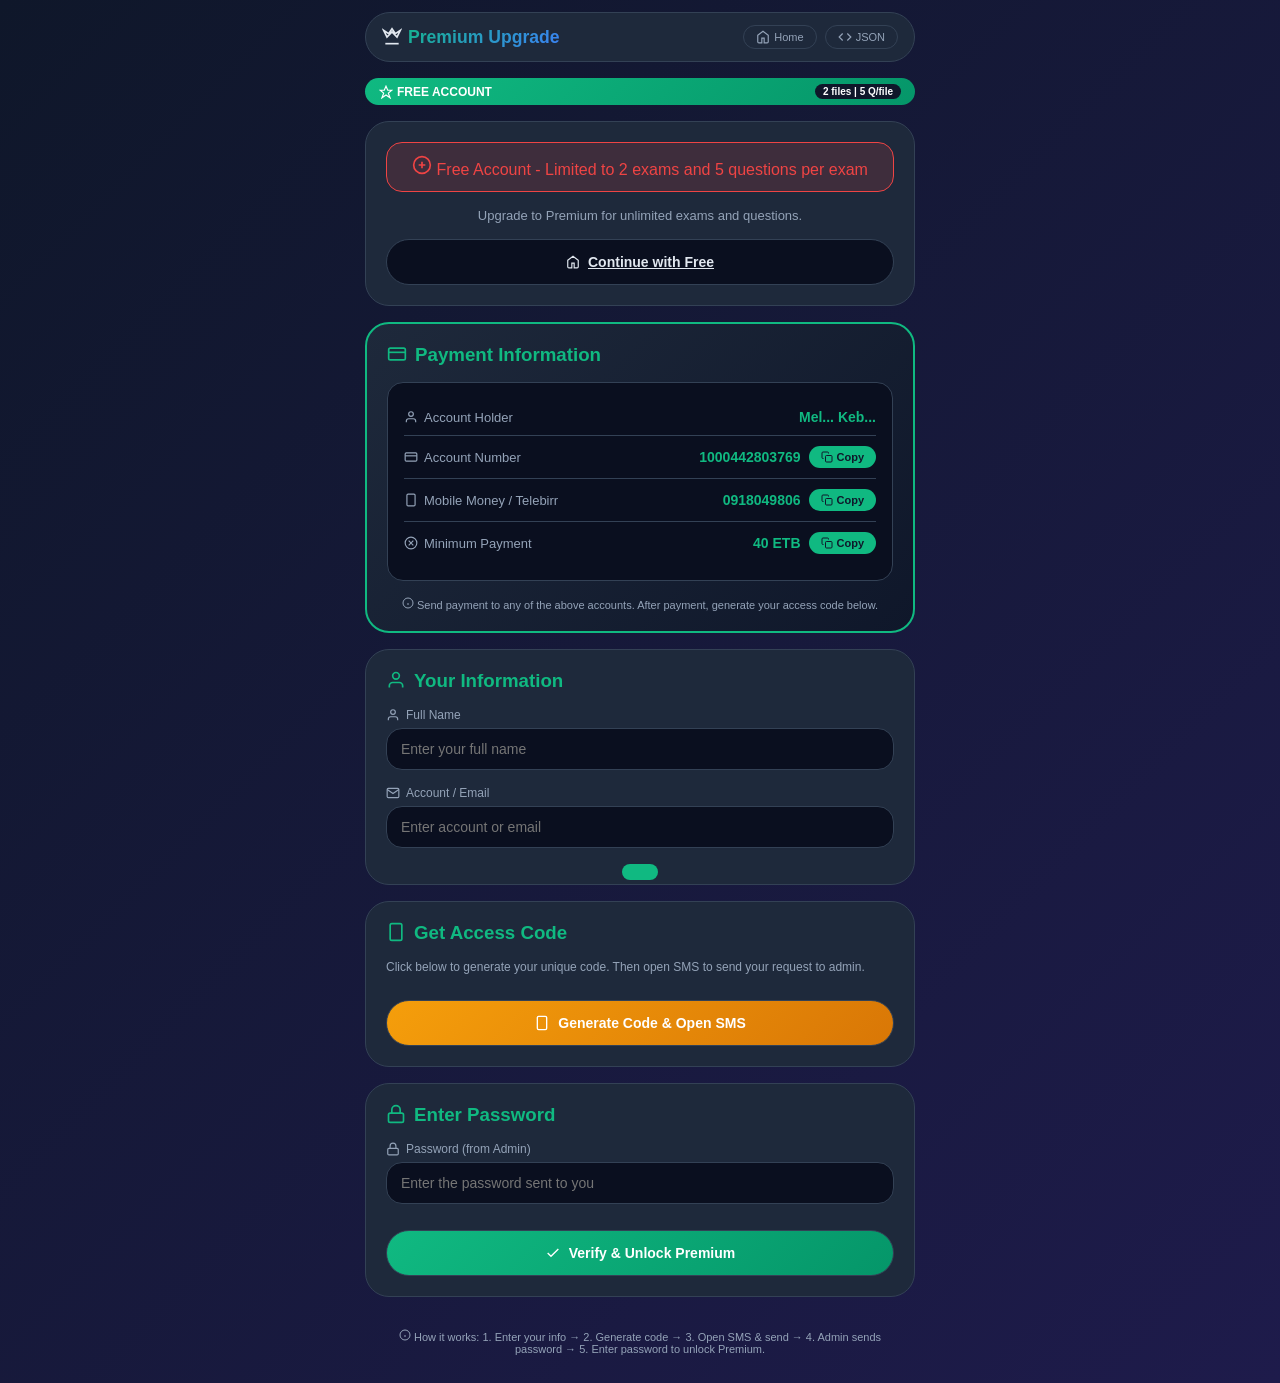
<file: payment_dashboard.html>
<!DOCTYPE html>
<html lang="en">
<head>
    <meta charset="UTF-8">
    <meta name="viewport" content="width=device-width, initial-scale=1.0, user-scalable=yes, viewport-fit=cover">
    <title>Premium Upgrade | ExamMaster Pro</title>
    <style>
        * { margin:0; padding:0; box-sizing:border-box; }
        :root {
            --primary: #10b981; --primary-dark: #059669; --secondary: #3b82f6;
            --success: #10b981; --danger: #ef4444; --warning: #f59e0b;
            --dark: #0f172a; --darker: #0a0f1f; --light: #e2e8f0;
            --gray: #94a3b8; --card-bg: #1e293b; --border: #334155;
            --safe-bottom: env(safe-area-inset-bottom, 0px);
        }
        body {
            font-family: 'Segoe UI', Roboto, sans-serif;
            background: linear-gradient(135deg, #0f172a 0%, #1e1b4b 100%);
            color: var(--light);
            min-height: 100vh;
            padding: 12px;
            padding-bottom: max(12px, var(--safe-bottom));
        }
        .container { max-width: 550px; margin: 0 auto; }
        
        .nav {
            background: var(--card-bg); border-radius: 40px; padding: 12px 16px;
            display: flex; justify-content: space-between; align-items: center;
            margin-bottom: 16px; border: 1px solid var(--border);
        }
        .nav h2 {
            font-size: 1.1rem; background: linear-gradient(135deg, var(--primary), var(--secondary));
            -webkit-background-clip: text; -webkit-text-fill-color: transparent;
            display: flex; align-items: center; gap: 6px;
        }
        .nav-buttons { display: flex; gap: 8px; }
        .nav-btn {
            padding: 4px 12px; background: transparent; border: 1px solid var(--border);
            border-radius: 40px; cursor: pointer; font-size: 11px; color: var(--gray);
            text-decoration: none; display: inline-flex; align-items: center; gap: 4px;
        }
        .nav-btn:hover { background: linear-gradient(135deg, var(--primary), var(--secondary)); color: var(--dark); border-color: transparent; }

        .premium-banner {
            background: linear-gradient(135deg, var(--primary), var(--primary-dark));
            border-radius: 20px; padding: 6px 14px; display: flex;
            justify-content: space-between; align-items: center; flex-wrap: wrap;
            gap: 6px; margin-bottom: 16px; font-size: 0.75rem;
        }
        .premium-banner span { color: white; font-weight: bold; display: flex; align-items: center; gap: 4px; }
        .premium-badge { background: var(--dark); color: var(--primary); padding: 2px 8px; border-radius: 20px; font-size: 10px; }

        .card {
            background: var(--card-bg); border-radius: 24px; padding: 20px;
            margin-bottom: 16px; border: 1px solid var(--border);
        }
        .card.premium-card { border: 2px solid var(--primary); background: linear-gradient(135deg, #1e293b, #0f172a); }

        .form-group { margin-bottom: 16px; }
        .form-group label { display: block; font-size: 12px; color: var(--gray); margin-bottom: 6px; display: flex; align-items: center; gap: 6px; }
        .form-input {
            width: 100%; padding: 12px 14px; background: var(--darker);
            border: 1px solid var(--border); border-radius: 16px;
            color: var(--light); font-size: 14px;
        }
        .form-input:focus { outline: none; border-color: var(--primary); }

        .btn {
            width: 100%; padding: 14px; border: none; border-radius: 40px;
            font-weight: bold; cursor: pointer; transition: 0.2s;
            font-size: 14px; margin-top: 10px; display: inline-flex;
            align-items: center; justify-content: center; gap: 8px;
            background: var(--darker); color: var(--light); border: 1px solid var(--border);
        }
        .btn-primary { background: linear-gradient(135deg, var(--primary), var(--primary-dark)); color: white; border: none; }
        .btn-sms { background: linear-gradient(135deg, var(--warning), #d97706); color: white; }
        .btn-success { background: linear-gradient(135deg, var(--success), #059669); color: white; }

        .account-info-box {
            background: var(--darker); border-radius: 16px; padding: 16px;
            margin: 16px 0; border: 1px solid var(--border);
        }
        .info-row {
            display: flex; justify-content: space-between; align-items: center;
            padding: 10px 0; border-bottom: 1px solid var(--border);
        }
        .info-row:last-child { border-bottom: none; }
        .info-label { color: var(--gray); font-size: 13px; display: flex; align-items: center; gap: 6px; }
        .info-value { font-weight: bold; color: var(--primary); font-size: 14px; display: flex; align-items: center; gap: 8px; }
        .copy-btn {
            background: var(--primary); border: none; padding: 5px 12px;
            border-radius: 20px; color: var(--dark); cursor: pointer;
            font-size: 11px; font-weight: bold; display: inline-flex; align-items: center; gap: 4px;
        }
        .copy-btn:hover { background: var(--primary-dark); }

        .premium-status {
            text-align: center; padding: 12px; border-radius: 16px; margin-bottom: 16px;
        }
        .premium-inactive { background: rgba(239,68,68,0.15); border: 1px solid var(--danger); color: var(--danger); }
        .premium-active { background: rgba(16,185,129,0.15); border: 1px solid var(--success); color: var(--success); }

        .code-display {
            background: var(--darker); border-radius: 20px; padding: 20px;
            text-align: center; border: 2px solid var(--primary); margin: 16px 0;
        }
        .random-code {
            font-size: 42px; font-weight: bold; font-family: monospace;
            letter-spacing: 8px; color: var(--primary);
            background: var(--dark); padding: 15px; border-radius: 16px;
            margin-top: 10px;
        }

        .modal {
            display: none; position: fixed; top: 0; left: 0; width: 100%; height: 100%;
            background: rgba(0,0,0,0.95); backdrop-filter: blur(8px);
            z-index: 10000; align-items: center; justify-content: center;
        }
        .modal-content {
            background: var(--card-bg); border-radius: 28px; padding: 30px;
            max-width: 400px; width: 90%; text-align: center;
            border: 2px solid var(--primary);
        }
        .modal-icon { font-size: 60px; margin-bottom: 15px; }
        .modal-title { color: var(--primary); font-size: 22px; margin-bottom: 10px; }
        .modal-message { color: var(--gray); font-size: 14px; margin: 15px 0; line-height: 1.5; }
        .modal-buttons { display: flex; gap: 12px; margin-top: 20px; }
        .modal-btn { flex: 1; padding: 12px; border: none; border-radius: 40px; font-weight: bold; cursor: pointer; }
        .modal-btn-primary { background: linear-gradient(135deg, var(--primary), var(--primary-dark)); color: white; }
        .modal-btn-secondary { background: var(--darker); color: var(--light); border: 1px solid var(--border); }

        .toast {
            position: fixed; bottom: max(20px, calc(20px + var(--safe-bottom))); left: 50%; transform: translateX(-50%);
            background: var(--primary); color: var(--dark); padding: 8px 18px;
            border-radius: 40px; font-size: 12px; z-index: 10001; animation: fadeUp 0.2s;
        }
        .toast.error { background: var(--danger); color: white; }
        @keyframes fadeUp { from { opacity:0; transform:translateX(-50%) translateY(10px); } to { opacity:1; transform:translateX(-50%) translateY(0); } }
    </style>
</head>
<body>
    <div class="container">
        <!-- Navigation -->
        <div class="nav">
            <h2>
                <svg width="20" height="20" viewBox="0 0 24 24" fill="none" stroke="currentColor" stroke-width="2"><path d="M2 4l4 8 6-6 6 6 4-8-6 4-4-6-4 6-6-4z"/><path d="M4 20h16"/></svg>
                Premium Upgrade
            </h2>
            <div class="nav-buttons">
                <a href="index.html" class="nav-btn">
                    <svg width="14" height="14" viewBox="0 0 24 24" fill="none" stroke="currentColor" stroke-width="2"><path d="M3 9l9-7 9 7v11a2 2 0 0 1-2 2h-5v-8H10v8H5a2 2 0 0 1-2-2z"/></svg>
                    Home
                </a>
                <a href="json_editor.html" class="nav-btn">
                    <svg width="14" height="14" viewBox="0 0 24 24" fill="none" stroke="currentColor" stroke-width="2"><polyline points="16 18 22 12 16 6"/><polyline points="8 6 2 12 8 18"/></svg>
                    JSON
                </a>
            </div>
        </div>

        <!-- Premium Status Banner -->
        <div class="premium-banner" id="premiumBanner">
            <span><svg width="14" height="14" viewBox="0 0 24 24" fill="none" stroke="currentColor" stroke-width="2"><polygon points="12 2 15 9 22 9 16 14 19 22 12 17 5 22 8 14 2 9 9 9 12 2"/></svg> FREE ACCOUNT</span>
            <span class="premium-badge">2 files | 5 Q/file</span>
        </div>

        <!-- Premium Status Card -->
        <div class="card">
            <div id="premiumStatus" class="premium-status premium-inactive">
                <svg width="20" height="20" viewBox="0 0 24 24" fill="none" stroke="currentColor" stroke-width="2"><circle cx="12" cy="12" r="10"/><path d="M12 8v8M8 12h8"/></svg>
                Free Account - Limited to 2 exams and 5 questions per exam
            </div>
            <p style="font-size:13px; color:var(--gray); text-align:center;">
                Upgrade to Premium for unlimited exams and questions.
            </p>
            <a href="index.html" class="btn btn-outline" style="margin-top:16px;">
                <svg width="14" height="14" viewBox="0 0 24 24" fill="none" stroke="currentColor" stroke-width="2"><path d="M3 9l9-7 9 7v11a2 2 0 0 1-2 2h-5v-8H10v8H5a2 2 0 0 1-2-2z"/></svg>
                Continue with Free
            </a>
        </div>

        <!-- Payment Information -->
        <div class="card premium-card">
            <h3 style="color:var(--primary); margin-bottom:16px; display:flex; gap:8px;">
                <svg width="20" height="20" viewBox="0 0 24 24" fill="none" stroke="currentColor" stroke-width="2"><rect x="2" y="5" width="20" height="14" rx="2"/><line x1="2" y1="10" x2="22" y2="10"/></svg>
                Payment Information
            </h3>
            <div class="account-info-box">
                <div class="info-row">
                    <span class="info-label"><svg width="14" height="14" viewBox="0 0 24 24" fill="none" stroke="currentColor" stroke-width="2"><path d="M20 21v-2a4 4 0 0 0-4-4H8a4 4 0 0 0-4 4v2"/><circle cx="12" cy="7" r="4"/></svg>Account Holder</span>
                    <span class="info-value">Mel... Keb...</span>
                </div>
                <div class="info-row">
                    <span class="info-label"><svg width="14" height="14" viewBox="0 0 24 24" fill="none" stroke="currentColor" stroke-width="2"><rect x="2" y="5" width="20" height="14" rx="2"/><line x1="2" y1="10" x2="22" y2="10"/></svg>Account Number</span>
                    <span class="info-value">1000442803769
                        <button class="copy-btn" onclick="copyText('1000442803769')">
                            <svg width="12" height="12" viewBox="0 0 24 24" fill="none" stroke="currentColor" stroke-width="2"><rect x="9" y="9" width="13" height="13" rx="2" ry="2"/><path d="M5 15H4a2 2 0 0 1-2-2V4a2 2 0 0 1 2-2h9a2 2 0 0 1 2 2v1"/></svg>
                            Copy
                        </button>
                    </span>
                </div>
                <div class="info-row">
                    <span class="info-label"><svg width="14" height="14" viewBox="0 0 24 24" fill="none" stroke="currentColor" stroke-width="2"><rect x="5" y="2" width="14" height="20" rx="2" ry="2"/><line x1="12" y1="18" x2="12.01" y2="18"/></svg>Mobile Money / Telebirr</span>
                    <span class="info-value">0918049806
                        <button class="copy-btn" onclick="copyText('0918049806')">
                            <svg width="12" height="12" viewBox="0 0 24 24" fill="none" stroke="currentColor" stroke-width="2"><rect x="9" y="9" width="13" height="13" rx="2" ry="2"/><path d="M5 15H4a2 2 0 0 1-2-2V4a2 2 0 0 1 2-2h9a2 2 0 0 1 2 2v1"/></svg>
                            Copy
                        </button>
                    </span>
                </div>
                <div class="info-row">
                    <span class="info-label"><svg width="14" height="14" viewBox="0 0 24 24" fill="none" stroke="currentColor" stroke-width="2"><circle cx="12" cy="12" r="10"/><path d="M16 8l-8 8M8 8l8 8"/></svg>Minimum Payment</span>
                    <span class="info-value">40 ETB
                        <button class="copy-btn" onclick="copyText('40 ETB')">
                            <svg width="12" height="12" viewBox="0 0 24 24" fill="none" stroke="currentColor" stroke-width="2"><rect x="9" y="9" width="13" height="13" rx="2" ry="2"/><path d="M5 15H4a2 2 0 0 1-2-2V4a2 2 0 0 1 2-2h9a2 2 0 0 1 2 2v1"/></svg>
                            Copy
                        </button>
                    </span>
                </div>
            </div>
            <p style="font-size:11px; color:var(--gray); text-align:center; margin-top:12px;">
                <svg width="12" height="12" viewBox="0 0 24 24" fill="none" stroke="currentColor" stroke-width="2"><circle cx="12" cy="12" r="10"/><path d="M12 16v-4M12 8h.01"/></svg>
                Send payment to any of the above accounts. After payment, generate your access code below.
            </p>
        </div>

        <!-- Your Information -->
        <div class="card">
            <h3 style="color:var(--primary); margin-bottom:16px; display:flex; gap:8px;">
                <svg width="20" height="20" viewBox="0 0 24 24" fill="none" stroke="currentColor" stroke-width="2"><path d="M20 21v-2a4 4 0 0 0-4-4H8a4 4 0 0 0-4 4v2"/><circle cx="12" cy="7" r="4"/></svg>
                Your Information
            </h3>
            <div class="form-group">
                <label><svg width="14" height="14" viewBox="0 0 24 24" fill="none" stroke="currentColor" stroke-width="2"><path d="M20 21v-2a4 4 0 0 0-4-4H8a4 4 0 0 0-4 4v2"/><circle cx="12" cy="7" r="4"/></svg>Full Name</label>
                <input type="text" id="userName" class="form-input" placeholder="Enter your full name">
            </div>
            <div class="form-group">
                <label><svg width="14" height="14" viewBox="0 0 24 24" fill="none" stroke="currentColor" stroke-width="2"><path d="M4 4h16c1.1 0 2 .9 2 2v12c0 1.1-.9 2-2 2H4c-1.1 0-2-.9-2-2V6c0-1.1.9-2 2-2z"/><polyline points="22,6 12,13 2,6"/></svg>Account / Email</label>
                <input type="text" id="userAccount" class="form-input" placeholder="Enter account or email">
            </div>
        </div>

        <!-- Generate Code & SMS -->
        <div class="card">
            <h3 style="color:var(--primary); margin-bottom:16px; display:flex; gap:8px;">
                <svg width="20" height="20" viewBox="0 0 24 24" fill="none" stroke="currentColor" stroke-width="2"><rect x="5" y="2" width="14" height="20" rx="2" ry="2"/><line x1="12" y1="18" x2="12.01" y2="18"/></svg>
                Get Access Code
            </h3>
            <p style="font-size:12px; color:var(--gray); margin-bottom:16px;">
                Click below to generate your unique code. Then open SMS to send your request to admin.
            </p>
            <button class="btn btn-sms" onclick="generateAndShowDialog()">
                <svg width="16" height="16" viewBox="0 0 24 24" fill="none" stroke="currentColor" stroke-width="2"><rect x="5" y="2" width="14" height="20" rx="2" ry="2"/><line x1="12" y1="18" x2="12.01" y2="18"/></svg>
                Generate Code & Open SMS
            </button>
        </div>

        <!-- Verify Password -->
        <div class="card">
            <h3 style="color:var(--primary); margin-bottom:16px; display:flex; gap:8px;">
                <svg width="20" height="20" viewBox="0 0 24 24" fill="none" stroke="currentColor" stroke-width="2"><rect x="3" y="11" width="18" height="11" rx="2" ry="2"/><path d="M7 11V7a5 5 0 0 1 10 0v4"/></svg>
                Enter Password
            </h3>
            <div class="form-group">
                <label><svg width="14" height="14" viewBox="0 0 24 24" fill="none" stroke="currentColor" stroke-width="2"><rect x="3" y="11" width="18" height="11" rx="2" ry="2"/><path d="M7 11V7a5 5 0 0 1 10 0v4"/></svg>Password (from Admin)</label>
                <input type="text" id="verifyCode" class="form-input" placeholder="Enter the password sent to you">
            </div>
            <button class="btn btn-success" onclick="verifyAndUnlock()">
                <svg width="16" height="16" viewBox="0 0 24 24" fill="none" stroke="currentColor" stroke-width="2"><path d="M20 6L9 17l-5-5"/></svg>
                Verify & Unlock Premium
            </button>
        </div>

        <!-- Success Message -->
        <div id="successMessage" style="display:none; text-align:center; padding:16px; background:rgba(16,185,129,0.15); border-radius:20px; border:1px solid var(--success); color:var(--success); margin-bottom:16px;">
            <svg width="24" height="24" viewBox="0 0 24 24" fill="none" stroke="currentColor" stroke-width="2"><path d="M20 6L9 17l-5-5"/></svg>
            Premium Activated! Redirecting to main app...
        </div>

        <!-- Help Note -->
        <p style="font-size:11px; color:var(--gray); text-align:center; padding:16px;">
            <svg width="12" height="12" viewBox="0 0 24 24" fill="none" stroke="currentColor" stroke-width="2"><circle cx="12" cy="12" r="10"/><path d="M12 16v-4M12 8h.01"/></svg>
            How it works: 1. Enter your info → 2. Generate code → 3. Open SMS & send → 4. Admin sends password → 5. Enter password to unlock Premium.
        </p>
    </div>

    <div id="toast" class="toast"></div>

    <script>
        // Premium status management
        function getPremium() { return JSON.parse(localStorage.getItem('premium') || '{"active":false}'); }
        function setPremium(status) { localStorage.setItem('premium', JSON.stringify(status)); }
        
        function updateUI() {
            const premium = getPremium();
            const banner = document.getElementById('premiumBanner');
            const statusDiv = document.getElementById('premiumStatus');
            
            if (premium.active) {
                banner.innerHTML = '<span><svg width="14" height="14" viewBox="0 0 24 24" fill="none" stroke="currentColor" stroke-width="2"><path d="M2 4l4 8 6-6 6 6 4-8-6 4-4-6-4 6-6-4z"/><path d="M4 20h16"/></svg> PREMIUM ACCOUNT</span><span class="premium-badge">Unlimited</span>';
                banner.style.background = 'linear-gradient(135deg, #f59e0b, #d97706)';
                statusDiv.className = 'premium-status premium-active';
                statusDiv.innerHTML = '<svg width="20" height="20" viewBox="0 0 24 24" fill="none" stroke="currentColor" stroke-width="2"><path d="M20 6L9 17l-5-5"/></svg> Premium Active - Unlimited Access!';
            } else {
                banner.innerHTML = '<span><svg width="14" height="14" viewBox="0 0 24 24" fill="none" stroke="currentColor" stroke-width="2"><polygon points="12 2 15 9 22 9 16 14 19 22 12 17 5 22 8 14 2 9 9 9 12 2"/></svg> FREE ACCOUNT</span><span class="premium-badge">2 files | 5 Q/file</span>';
                statusDiv.className = 'premium-status premium-inactive';
                statusDiv.innerHTML = '<svg width="20" height="20" viewBox="0 0 24 24" fill="none" stroke="currentColor" stroke-width="2"><circle cx="12" cy="12" r="10"/><path d="M12 8v8M8 12h8"/></svg> Free Account - Limited to 2 exams and 5 questions per exam';
            }
        }

        function showToast(msg, error = false) {
            const t = document.createElement('div'); t.className = 'toast' + (error ? ' error' : '');
            t.textContent = msg; document.body.appendChild(t); setTimeout(() => t.remove(), 2000);
        }

        function copyText(text) {
            navigator.clipboard?.writeText(text);
            showToast('📋 Copied: ' + text);
        }

        let currentCode = 0;
function generateAndShowDialog() {
    const name = document.getElementById('userName').value.trim();
    const account = document.getElementById('userAccount').value.trim();
    
    if (!name || !account) { 
        showToast('Please enter your name and account', true); 
        return; 
    }
    
    currentCode = Math.floor(100000 + Math.random() * 900000);
    localStorage.setItem('pendingPremium', JSON.stringify({ name, account, code: currentCode }));
    
    const message = `🎓 EXAMMASTER PRO - PREMIUM REQUEST\n\nName: ${name}\nAccount: ${account}\nCode: ${currentCode}`;
    const phoneNumber = "+251918049806";
    
    // Use Android interface directly - no sms: link
    if (window.AndroidCallback && typeof window.AndroidCallback.openSMS === 'function') {
        window.AndroidCallback.openSMS(phoneNumber, message);
        showToast('✅ SMS app opened. Send the message to get your password.');
    } else {
        // Show manual instructions if Android interface not available
        showToast('📱 Please manually send SMS to ' + phoneNumber + ' with: ' + message, false);
        // Also display the code prominently
        alert('Your code: ' + currentCode + '\n\nPlease send SMS to ' + phoneNumber + '\n\nMessage:\n' + message);
    }
}

function verifyAndUnlock() {
    const password = document.getElementById('verifyCode').value.trim();
    if (!password) { showToast('Enter password', true); return; }
    
    const pending = JSON.parse(localStorage.getItem('pendingPremium') || '{}');
    const expected = (pending.code || 0) + 1357911;
    
    if (password === expected.toString()) {
        // Save premium status
        const premiumData = { active: true, activatedAt: new Date().toISOString() };
        localStorage.setItem('premium', JSON.stringify(premiumData));
        
        // Also save to IndexedDB if available (for consistency)
        if (window.parent && window.parent.dbPut) {
            // Will be picked up by other pages
        }
        
        // Trigger a custom event for same-page notification
        window.dispatchEvent(new StorageEvent('storage', { key: 'premium', newValue: JSON.stringify(premiumData) }));
        
        // Set a refresh flag that other pages check on visibility
        localStorage.setItem('premium_updated', Date.now());
        
        localStorage.removeItem('pendingPremium');
        updateUI();
        document.getElementById('successMessage').style.display = 'block';
        showToast('Premium activated!');
        setTimeout(() => window.location.href = 'index.html', 2000);
    } else {
        showToast('Invalid password', true);
    }
}

        updateUI();
        window.copyText = copyText;
        window.generateAndShowDialog = generateAndShowDialog;
        window.verifyAndUnlock = verifyAndUnlock;
    </script>
</body>
</html>
</file>
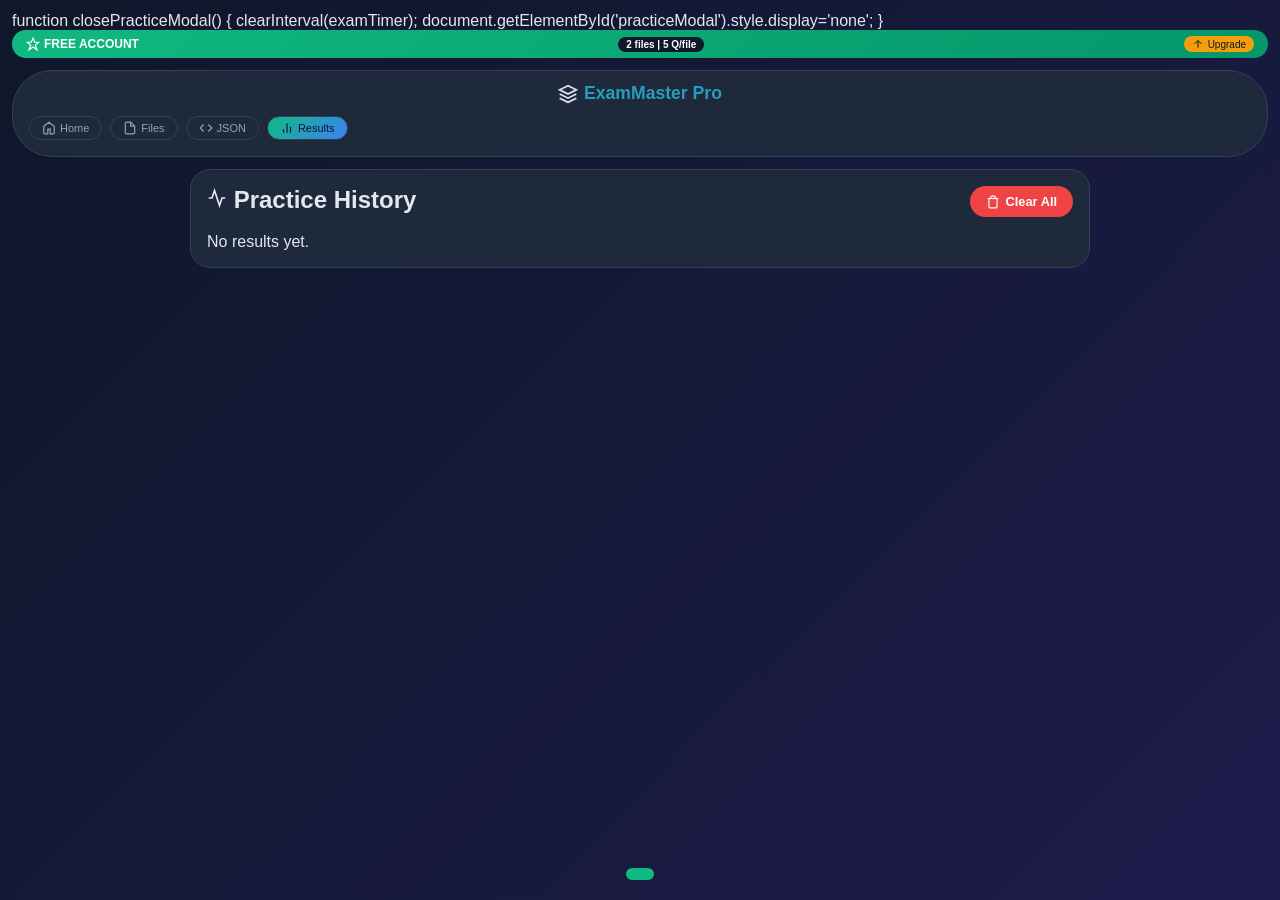
<file: results.html>
function closePracticeModal() { clearInterval(examTimer); document.getElementById('practiceModal').style.display='none'; }

<!DOCTYPE html>
<html lang="en">
<head>
    <meta charset="UTF-8">
    <meta name="viewport" content="width=device-width, initial-scale=1.0, user-scalable=yes">
    <title>Results – ExamMaster Pro</title>
    <style>
        /* Same root, premium, nav styles as above (condensed here for brevity) */
        * { margin:0; padding:0; box-sizing:border-box; }
        :root {
            --primary: #10b981; --primary-dark: #059669; --secondary: #3b82f6;
            --success: #10b981; --danger: #ef4444; --warning: #f59e0b;
            --dark: #0f172a; --darker: #0a0f1f; --light: #e2e8f0;
            --gray: #94a3b8; --card-bg: #1e293b; --border: #334155;
        }
        body { font-family:'Segoe UI',Roboto,sans-serif; background:linear-gradient(135deg,#0f172a 0%,#1e1b4b 100%); color:var(--light); min-height:100vh; padding:12px; }
        .premium-banner { background:linear-gradient(135deg,var(--primary),var(--primary-dark)); border-radius:20px; padding:6px 14px; display:flex; justify-content:space-between; align-items:center; flex-wrap:wrap; gap:6px; margin-bottom:12px; font-size:0.75rem; }
        .premium-banner span { color:white; font-weight:bold; display:flex; align-items:center; gap:4px; }
        .premium-badge { background:var(--dark); color:var(--primary); padding:2px 8px; border-radius:20px; font-size:10px; }
        .upgrade-btn { background:var(--warning); color:var(--dark); padding:2px 8px; border-radius:20px; cursor:pointer; border:none; font-size:10px; display:flex; align-items:center; gap:4px; }
        .nav { background:var(--card-bg); border-radius:40px; padding:12px 16px; display:flex; flex-direction:column; gap:12px; margin-bottom:12px; border:1px solid var(--border); }
        .nav h2 { font-size:1.1rem; background:linear-gradient(135deg,var(--primary),var(--secondary)); -webkit-background-clip:text; -webkit-text-fill-color:transparent; text-align:center; margin:0; display:flex; align-items:center; justify-content:center; gap:6px; }
        .nav-buttons { display:flex; gap:8px; overflow-x:auto; white-space:nowrap; padding-bottom:4px; }
        .nav-btn { padding:4px 12px; background:transparent; border:1px solid var(--border); border-radius:40px; cursor:pointer; font-size:11px; color:var(--gray); display:inline-flex; align-items:center; gap:4px; text-decoration:none; }
        .nav-btn svg { width:14px; height:14px; stroke:currentColor; stroke-width:2; fill:none; }
        .nav-btn:hover { background:linear-gradient(135deg,var(--primary),var(--secondary)); color:var(--dark); border-color:transparent; }
        .container { max-width:900px; margin:0 auto; }
        .card { background:var(--card-bg); border-radius:20px; padding:16px; border:1px solid var(--border); margin-bottom:16px; }
        .btn { padding:8px 16px; border-radius:40px; font-weight:600; font-size:0.8rem; cursor:pointer; transition:0.2s; display:inline-flex; align-items:center; gap:6px; background:var(--darker); color:var(--light); border:1px solid var(--border); }
        .btn-danger { background:var(--danger); color:white; border:none; }
        .result-score { font-size:2rem; font-weight:bold; }
        .toast { position:fixed; bottom:20px; left:50%; transform:translateX(-50%); background:var(--primary); color:var(--dark); padding:6px 14px; border-radius:40px; font-size:11px; z-index:10001; }
        .answer-item { padding:10px; margin:8px 0; border-left:4px solid; border-radius:12px; background:var(--darker); }
    </style>
</head>
<body>
    <div class="premium-banner" id="premiumBanner">
        <span><svg width="14" height="14" viewBox="0 0 24 24" fill="none" stroke="currentColor" stroke-width="2"><polygon points="12 2 15 9 22 9 16 14 19 22 12 17 5 22 8 14 2 9 9 9 12 2"/></svg> FREE ACCOUNT</span>
        <span class="premium-badge">2 files | 5 Q/file</span>
        <button class="upgrade-btn" onclick="window.location.href='payment_dashboard.html'"><svg width="12" height="12" viewBox="0 0 24 24" fill="none" stroke="currentColor" stroke-width="2"><line x1="12" y1="19" x2="12" y2="5"/><polyline points="5 12 12 5 19 12"/></svg> Upgrade</button>
    </div>
    <div class="nav">
        <h2><svg width="20" height="20" viewBox="0 0 24 24" fill="none" stroke="currentColor" stroke-width="2"><path d="M12 2L2 7l10 5 10-5-10-5zM2 17l10 5 10-5M2 12l10 5 10-5"/></svg> ExamMaster Pro</h2>
        <div class="nav-buttons">
            <a href="index.html" class="nav-btn"><svg viewBox="0 0 24 24"><path d="M3 9l9-7 9 7v11a2 2 0 0 1-2 2h-5v-8H10v8H5a2 2 0 0 1-2-2z"/></svg> Home</a>
            <a href="files.html" class="nav-btn"><svg viewBox="0 0 24 24"><path d="M13 2H6a2 2 0 0 0-2 2v16a2 2 0 0 0 2 2h12a2 2 0 0 0 2-2V9z"/><polyline points="13 2 13 9 20 9"/></svg> Files</a>
            <a href="json_editor.html" class="nav-btn"><svg viewBox="0 0 24 24"><polyline points="16 18 22 12 16 6"/><polyline points="8 6 2 12 8 18"/></svg> JSON</a>
            <a href="results.html" class="nav-btn" style="background:linear-gradient(135deg,var(--primary),var(--secondary)); color:var(--dark);"><svg viewBox="0 0 24 24"><line x1="18" y1="20" x2="18" y2="10"/><line x1="12" y1="20" x2="12" y2="4"/><line x1="6" y1="20" x2="6" y2="14"/></svg> Results</a>
        </div>
    </div>
    <div class="container">
        <div class="card">
            <div style="display:flex; justify-content:space-between; margin-bottom:16px;">
                <h2><svg width="20" height="20" viewBox="0 0 24 24" fill="none" stroke="currentColor" stroke-width="2"><polyline points="22 12 18 12 15 21 9 3 6 12 2 12"/></svg> Practice History</h2>
                <button class="btn btn-danger" id="clear-results"><svg width="14" height="14" viewBox="0 0 24 24" fill="none" stroke="currentColor" stroke-width="2"><polyline points="3 6 5 6 21 6"/><path d="M19 6v14a2 2 0 0 1-2 2H7a2 2 0 0 1-2-2V6m3 0V4a2 2 0 0 1 2-2h4a2 2 0 0 1 2 2v2"/></svg> Clear All</button>
            </div>
            <div id="results-list"></div>
        </div>
    </div>
    <div id="toast" class="toast"></div>
    <script>
        // Premium UI (same)
        function getPremium() { return JSON.parse(localStorage.getItem('premium') || '{"active":false}'); }
        function updatePremiumUI() {
            const premium = getPremium();
            const banner = document.getElementById('premiumBanner');
            const gemIcon = '<svg width="14" height="14" viewBox="0 0 24 24" fill="none" stroke="currentColor" stroke-width="2"><polygon points="12 2 15 9 22 9 16 14 19 22 12 17 5 22 8 14 2 9 9 9 12 2"/></svg>';
            const crownIcon = '<svg width="14" height="14" viewBox="0 0 24 24" fill="none" stroke="currentColor" stroke-width="2"><path d="M2 4l4 8 6-6 6 6 4-8-6 4-4-6-4 6-6-4z"/><path d="M4 20h16"/></svg>';
            if (premium.active) {
                banner.innerHTML = `<span>${crownIcon} PREMIUM ACCOUNT</span><span class="premium-badge">Unlimited</span>`;
                banner.style.background = 'linear-gradient(135deg, #f59e0b, #d97706)';
            } else {
                banner.innerHTML = `<span>${gemIcon} FREE ACCOUNT</span><span class="premium-badge">2 files | 5 Q/file</span><button class="upgrade-btn" onclick="window.location.href=\'payment_dashboard.html\'"><svg width="12" height="12" viewBox="0 0 24 24" fill="none" stroke="currentColor" stroke-width="2"><line x1="12" y1="19" x2="12" y2="5"/><polyline points="5 12 12 5 19 12"/></svg> Upgrade</button>`;
            }
        }
        updatePremiumUI();

        function showToast(msg) { const t=document.createElement('div'); t.className='toast'; t.textContent=msg; document.body.appendChild(t); setTimeout(()=>t.remove(),2000); }
        function getResults() { return JSON.parse(localStorage.getItem('exam_results')||'[]'); }
        function saveResults(r) { localStorage.setItem('exam_results', JSON.stringify(r)); }

        function renderResults() {
            const results = getResults().reverse();
            const container = document.getElementById('results-list');
            if (!results.length) { container.innerHTML = '<p>No results yet.</p>'; return; }
            container.innerHTML = results.map((r,idx) => `
                <div class="card" style="margin-bottom:12px;">
                    <div style="display:flex; justify-content:space-between;">
                        <h3>${escapeHtml(r.examTitle||r.fileTitle)}</h3>
                        <span class="result-score" style="color:${r.percentage>=70?'var(--success)':'var(--danger)'}">${r.percentage}%</span>
                    </div>
                    <p>${r.score}/${r.total} correct · ${new Date(r.date).toLocaleString()}</p>
                    <button class="btn toggle-review" data-index="${idx}"><svg width="14" height="14" viewBox="0 0 24 24" fill="none" stroke="currentColor" stroke-width="2"><circle cx="12" cy="12" r="10"/><path d="M12 16v-4M12 8h.01"/></svg> Review</button>
                    <button class="btn btn-danger delete-result" data-index="${idx}" style="margin-left:8px;"><svg width="14" height="14" viewBox="0 0 24 24" fill="none" stroke="currentColor" stroke-width="2"><polyline points="3 6 5 6 21 6"/><path d="M19 6v14a2 2 0 0 1-2 2H7a2 2 0 0 1-2-2V6m3 0V4a2 2 0 0 1 2-2h4a2 2 0 0 1 2 2v2"/></svg></button>
                    <div id="review-${idx}" style="display:none; margin-top:12px;">
                        ${(r.answers||[]).map(a => `<div class="answer-item" style="border-left-color:${a.isCorrect?'var(--success)':'var(--danger)'}"><strong>Q: ${escapeHtml(a.text)}</strong><br>Your: ${escapeHtml(a.userAnswer)}<br>Correct: ${escapeHtml(a.correctAnswer)}<br><small>${escapeHtml(a.explanation)}</small></div>`).join('')}
                    </div>
                </div>
            `).join('');
            document.querySelectorAll('.toggle-review').forEach(b => b.addEventListener('click', () => {
                const div = document.getElementById(`review-${b.dataset.index}`);
                div.style.display = div.style.display === 'none' ? 'block' : 'none';
            }));
            document.querySelectorAll('.delete-result').forEach(b => b.addEventListener('click', () => {
                if(confirm('Delete?')) {
                    const idx = parseInt(b.dataset.index);
                    const res = getResults(); res.splice(res.length-1-idx, 1);
                    saveResults(res); renderResults(); showToast('Deleted');
                }
            }));
        }
        document.getElementById('clear-results').addEventListener('click', () => { if(confirm('Clear all?')) { saveResults([]); renderResults(); showToast('Cleared'); } });
        function escapeHtml(t) { const d=document.createElement('div'); d.textContent=t; return d.innerHTML; }
        renderResults();
    </script>
</body>
</html>
</file>
